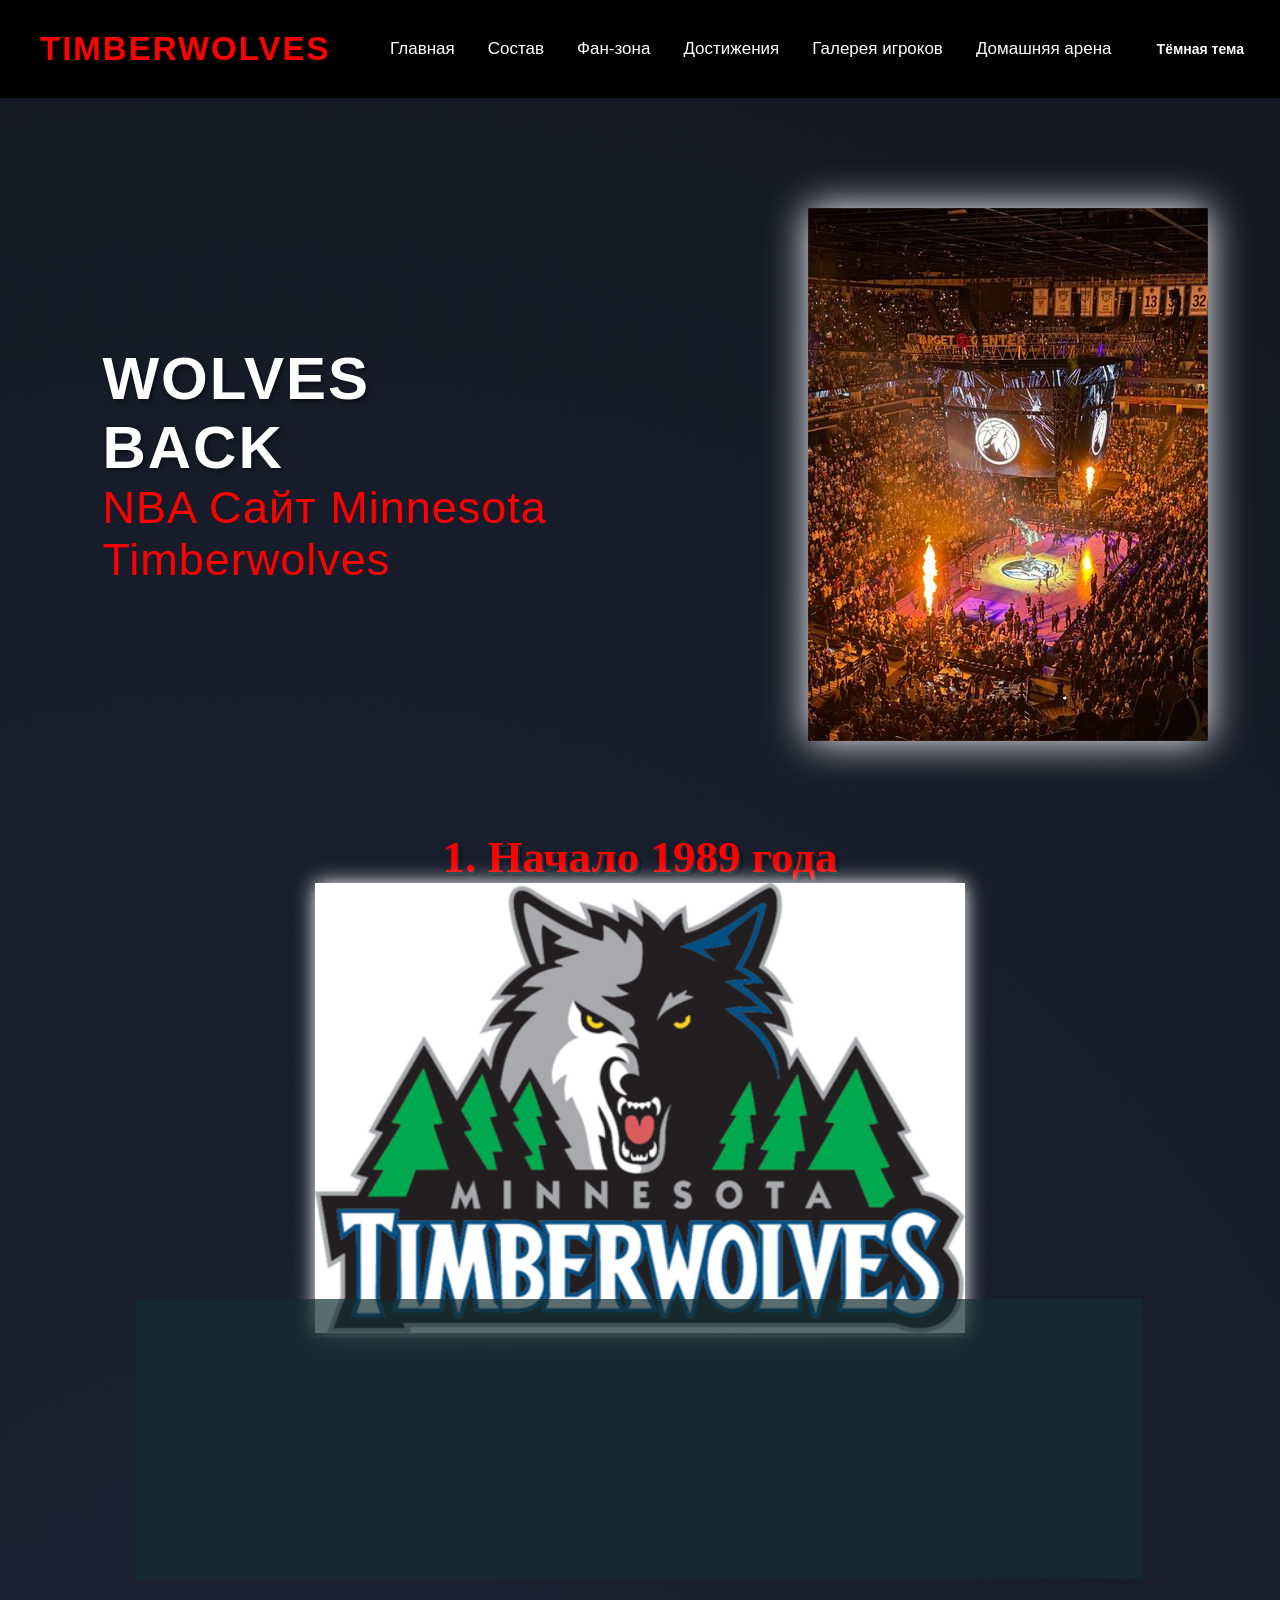
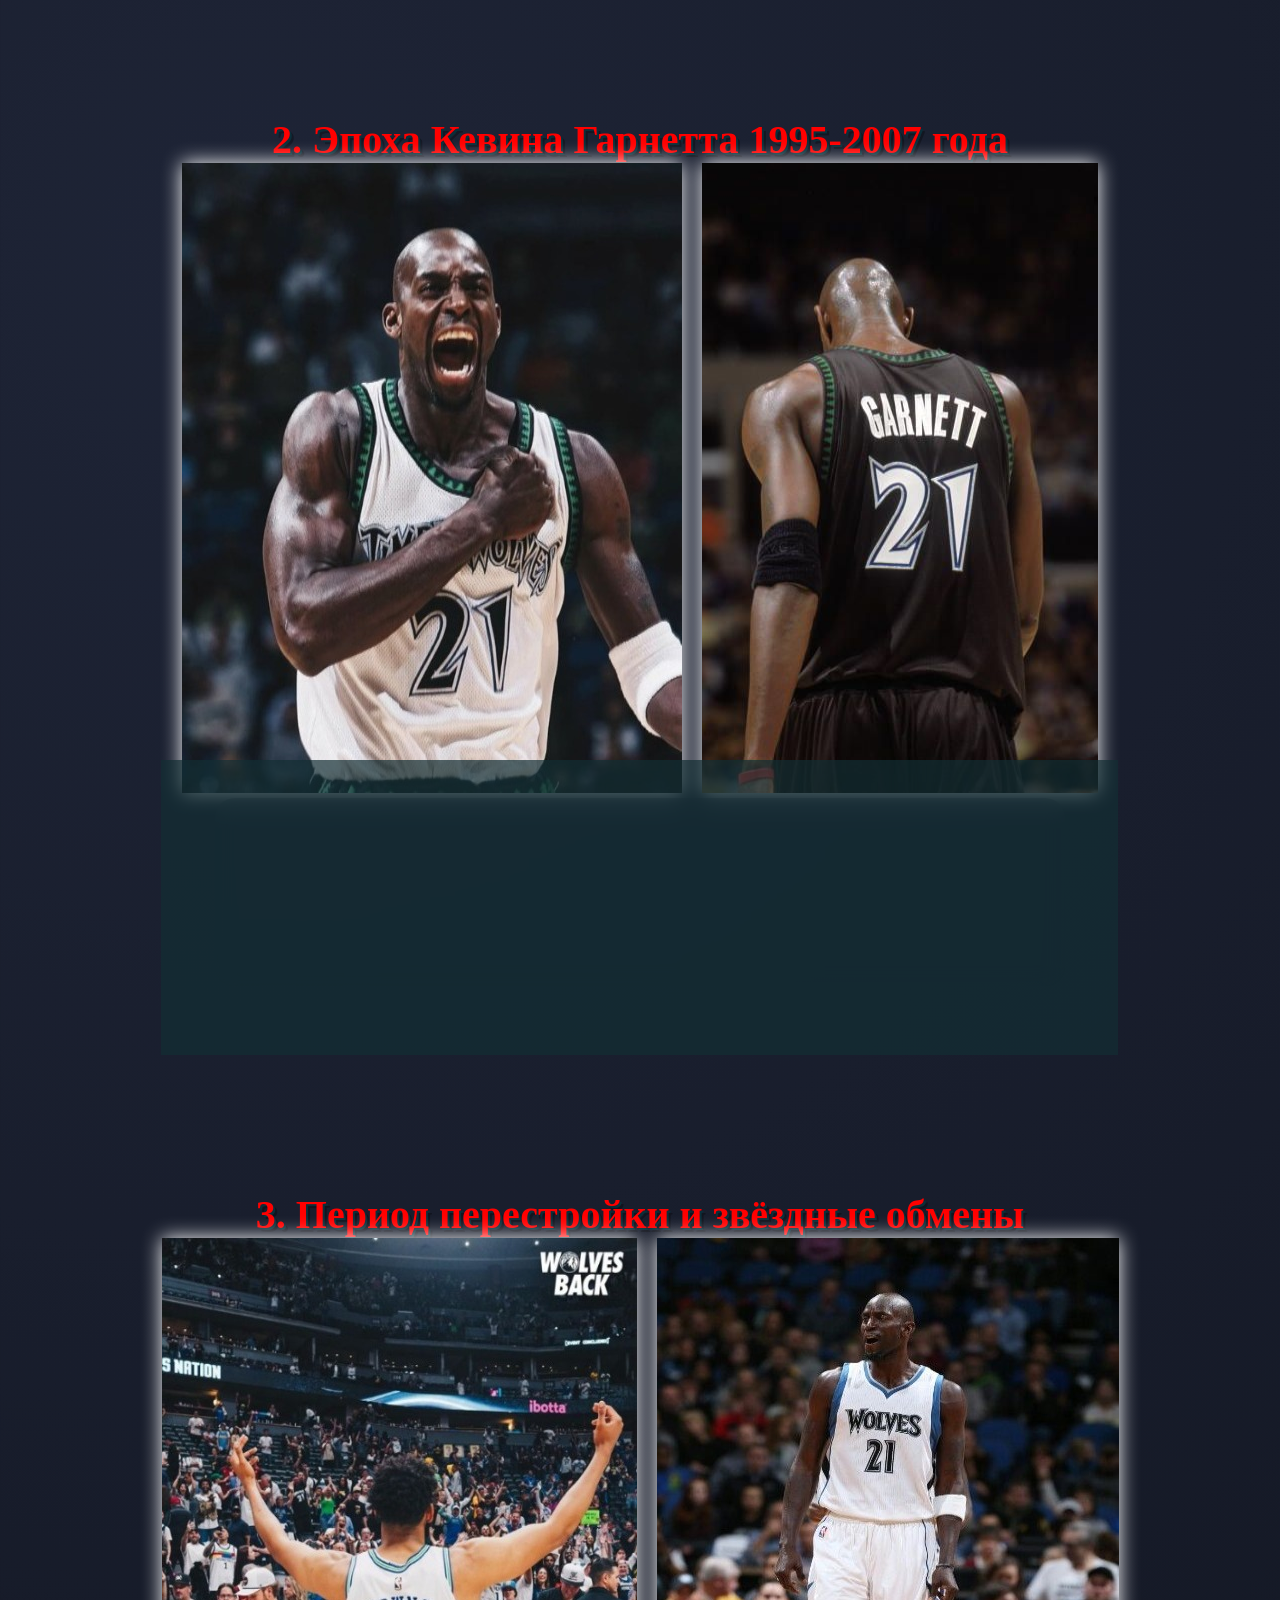
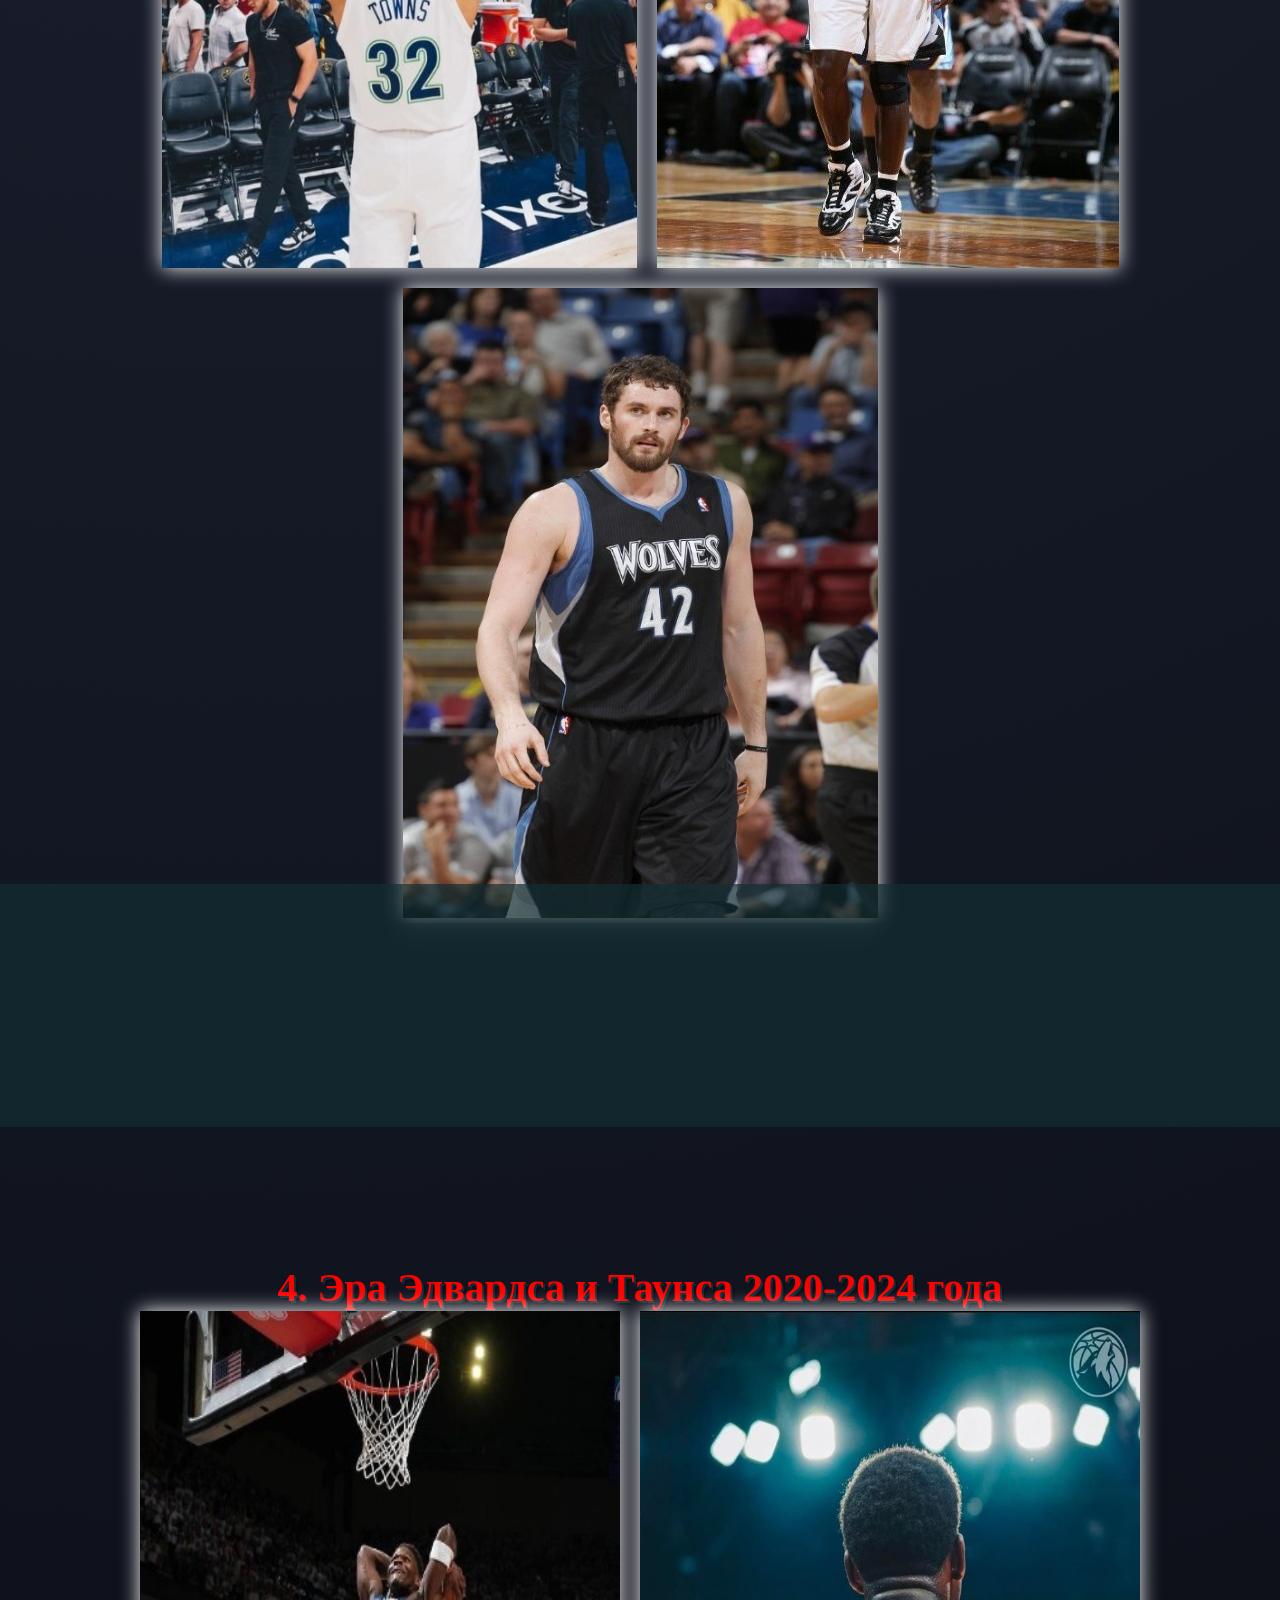
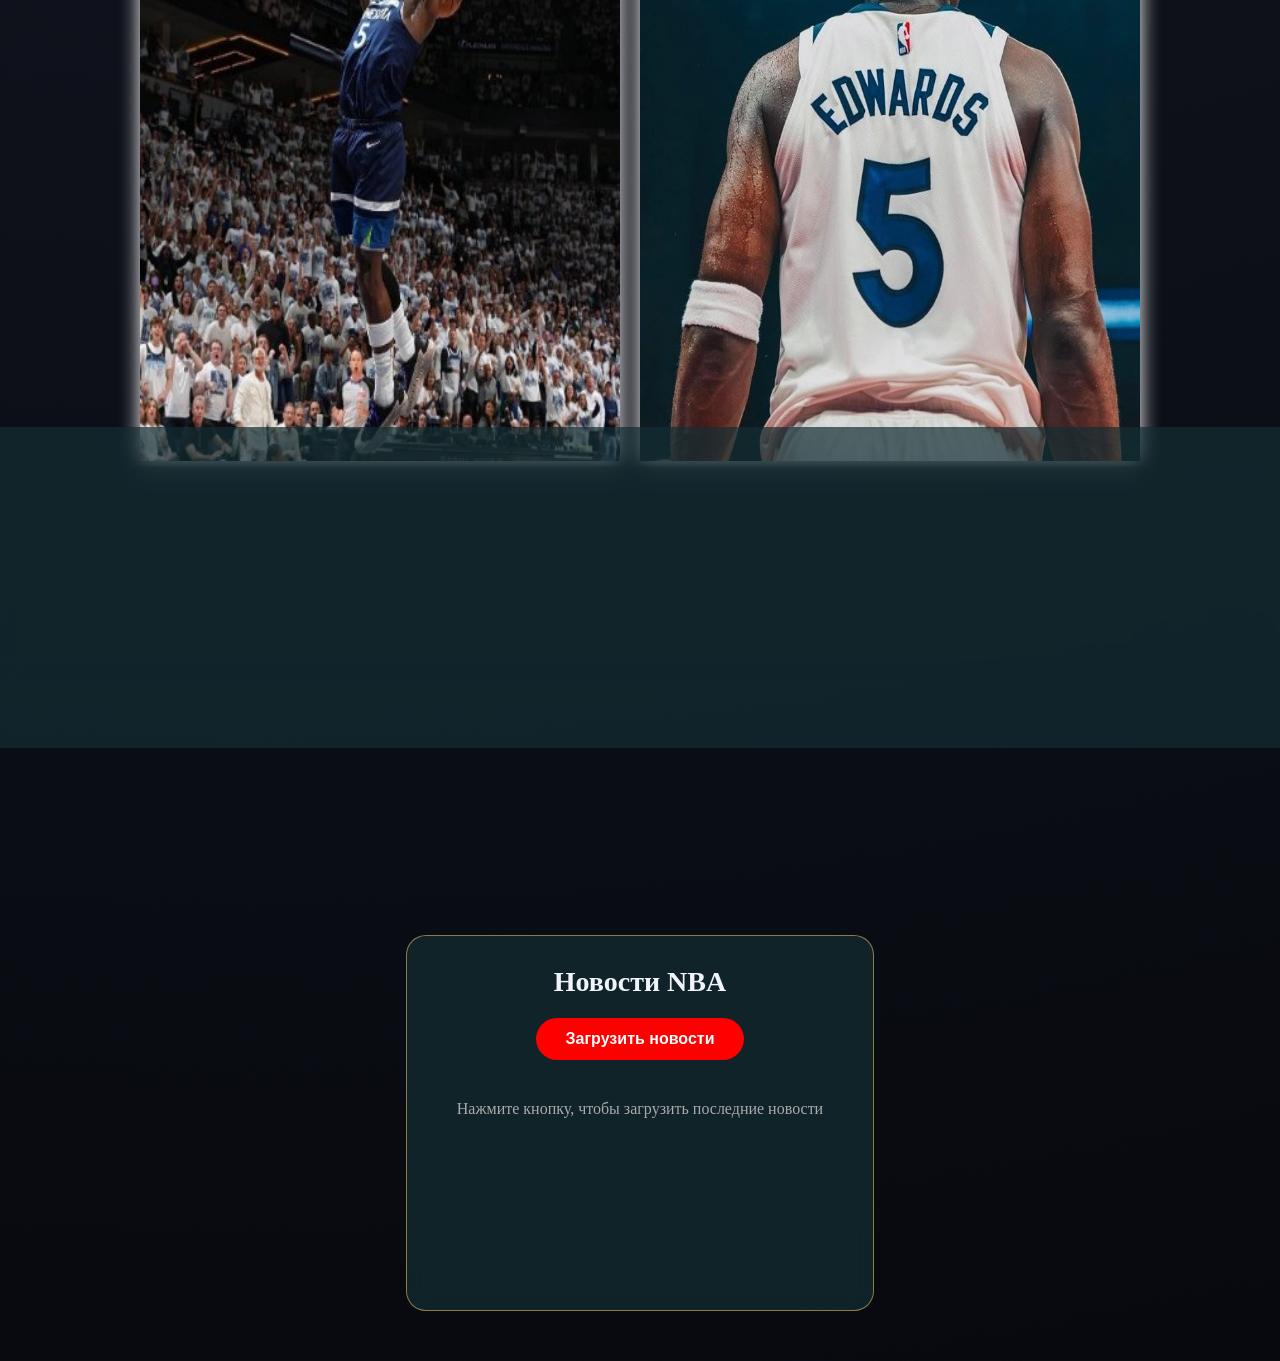
<file: index.html>
<!DOCTYPE html>
<html lang="ru">
<head>
    <meta charset="UTF-8">
    <title>Minnesota Timberwolves</title>
    <link rel="icon" href="images/mt.webp">
    <link href="css/style.css" type="text/css" rel="stylesheet">
    <link href="css/all.css" type="text/css" rel="stylesheet">
    <meta name="viewport" content="width=device-width, initial-scale=1.0">
    <script src="js/index.js" defer></script>
    <script src="js/theme.js" defer></script>
</head>
<body>
    <div class="fonsite"></div>
    <header>
        <nav>
            <div class="logo">
                <h4>TIMBERWOLVES</h4>
            </div>
            <div class="menu">
                <a class="box" href="index.html">Главная</a>
                <a class="box" href="sostav.html">Состав</a>
                <a class="box" href="fan.html">Фан-зона</a>
                <a class="box" href="dost.html">Достижения</a>
                <a class="box" href="galer.html">Галерея игроков</a>
                <a class="box", href="arena.html">Домашняя арена</a>
                <button id="theme-toggle" class="theme-toggle">Тёмная тема</button>
            </div>
        </nav>
    </header>
    <section class="hero">
        <div class="content">
            <h4>WOLVES<br>BACK</h4>
            <p>NBA сайт Minnesota Timberwolves</p>
        </div>
        <img src="images/min.jpg" class="mines" alt="Timberwolves">
    </section>
    <div class="history">
        <div class="history-block">
            <h1 class="one-year">1. Начало 1989 года</h1>
            <img src="images/histoty.png" class="one-photo" alt="History">
            <div class="one-history">
                <p>Клуб основан в 1989 году. За свою историю команда прошла путь от регулярного аутсайдера до топ-коллектива Западной конференции, хотя сама франшиза "Тимбервулвз" пока не выиграла чемпионский титул. Старт - "Лесные волки" прозвище в честь популяции волков в США в штате Миннесота, появились в результате расширения НБА. Свой первый матч сыграли 3 ноября 1989 года против "Сиэтл Суперсоникс"</p>
            </div>
        </div>
        <div class="history-block">
            <h1 class="two-year">2. Эпоха Кевина Гарнетта 1995-2007 года</h1>
            <div class="photos-row">
                <img src="images/kevin.jpg" class="one-kevin" alt="Kevin Garnett">
                <img src="images/kevin-two.jpg" class="kevin-pro" alt="Kevin Garnett pro">
            </div>
            <div class="two-history">
                <p>Драфт НБА 1995 года - Миннесота выбирает под первым номером пика Кевина Гарнетта. Клуб вместе с ним полностью преобразился. Миннесота вместе с Кевином выходила 8 раз подряд в плей-офф, в 2004 году команда вышла в финал Западной конференции и в этом же году Кевин забрал награду<br>MVP - Самого ценного игрока года.</p>
            </div>
        </div>
        <div class="history-block">
            <h1 class="three-year">3. Период перестройки и звёздные обмены</h1>
            <div class="photos-row">
                <img src="images/karl.jpg" class="photo-karl" alt="Karl">
                <img src="images/kevin-three.jpg" class="kevin-three" alt="Kevin">
                <img src="images/love.jpg" class="photo-love" alt="Love">
            </div>
            <div class="three-history">
                <p>После обмена Гарнетта в 2007 году команда на долгие годы ушла в тень. Ярким пятном стал период с Кевином Лавом (выбранным в 2008 году), но больших успехов в плей-офф он не принес. В 2015 году в клуб вернулся легендарный Гарнетт, чтобы завершить карьеру, а уже в 2017–2019 годах «Миннесота» строила игру вокруг Джимми Батлера, с которым команда прервала затяжную серию без плей-офф</p>
            </div>
        </div>
        <div class="history-block">
            <h1 class="four-year">4. Эра Эдвардса и Таунса 2020-2024 года</h1>
            <div class="photos-row">
                <img src="images/two-edw.jpg" class="two-edw" alt="Edwards">
                <img src="images/one-edw.jpg" class="one-edw" alt="Edwards action">
            </div>
            <div class="four-history">
                <p>Вновь Драфт НБА 2020 года и под 1 номером был выбран Энтони Эдвардс. 24-летний Эдвардс стал суперзвездой, лицом франшизы и одним из лучших атакующих защитников НБА. Его часто сравнивают с Майклом Джорданом за взрывной атлетизм и жесткий олдскульный менталитет. В 2024 году он впервые за 20 лет вывел «Миннесоту» в Финал Западной конференции, попутно уничтожив в плей-офф «Финикс» с Дюрантом и действующих чемпионов «Денвер» с Йокичем. В сезоне 2025/2026 Эдвардс переписал рекорды франшизы, став 3-м самым молодым игроком в истории НБА, набравшим 8 000 очков (после Леброна и Дюранта), и вышел на пиковую результативность (28.8 очка за матч), закрепив за «Тимбервулвз» статус топ-клуба на годы вперед</p>
            </div>
        </div>
    </div>
    <div class="api-app">
        <h3>Новости NBA</h3>
        <button id="api-btn" class="api-btn">Загрузить новости</button>
        <div id="api-container" class="api-container">
            <p class="api-placeholder">Нажмите кнопку, чтобы загрузить последние новости</p>
        </div>
    </div>
</body>
</html>
</file>
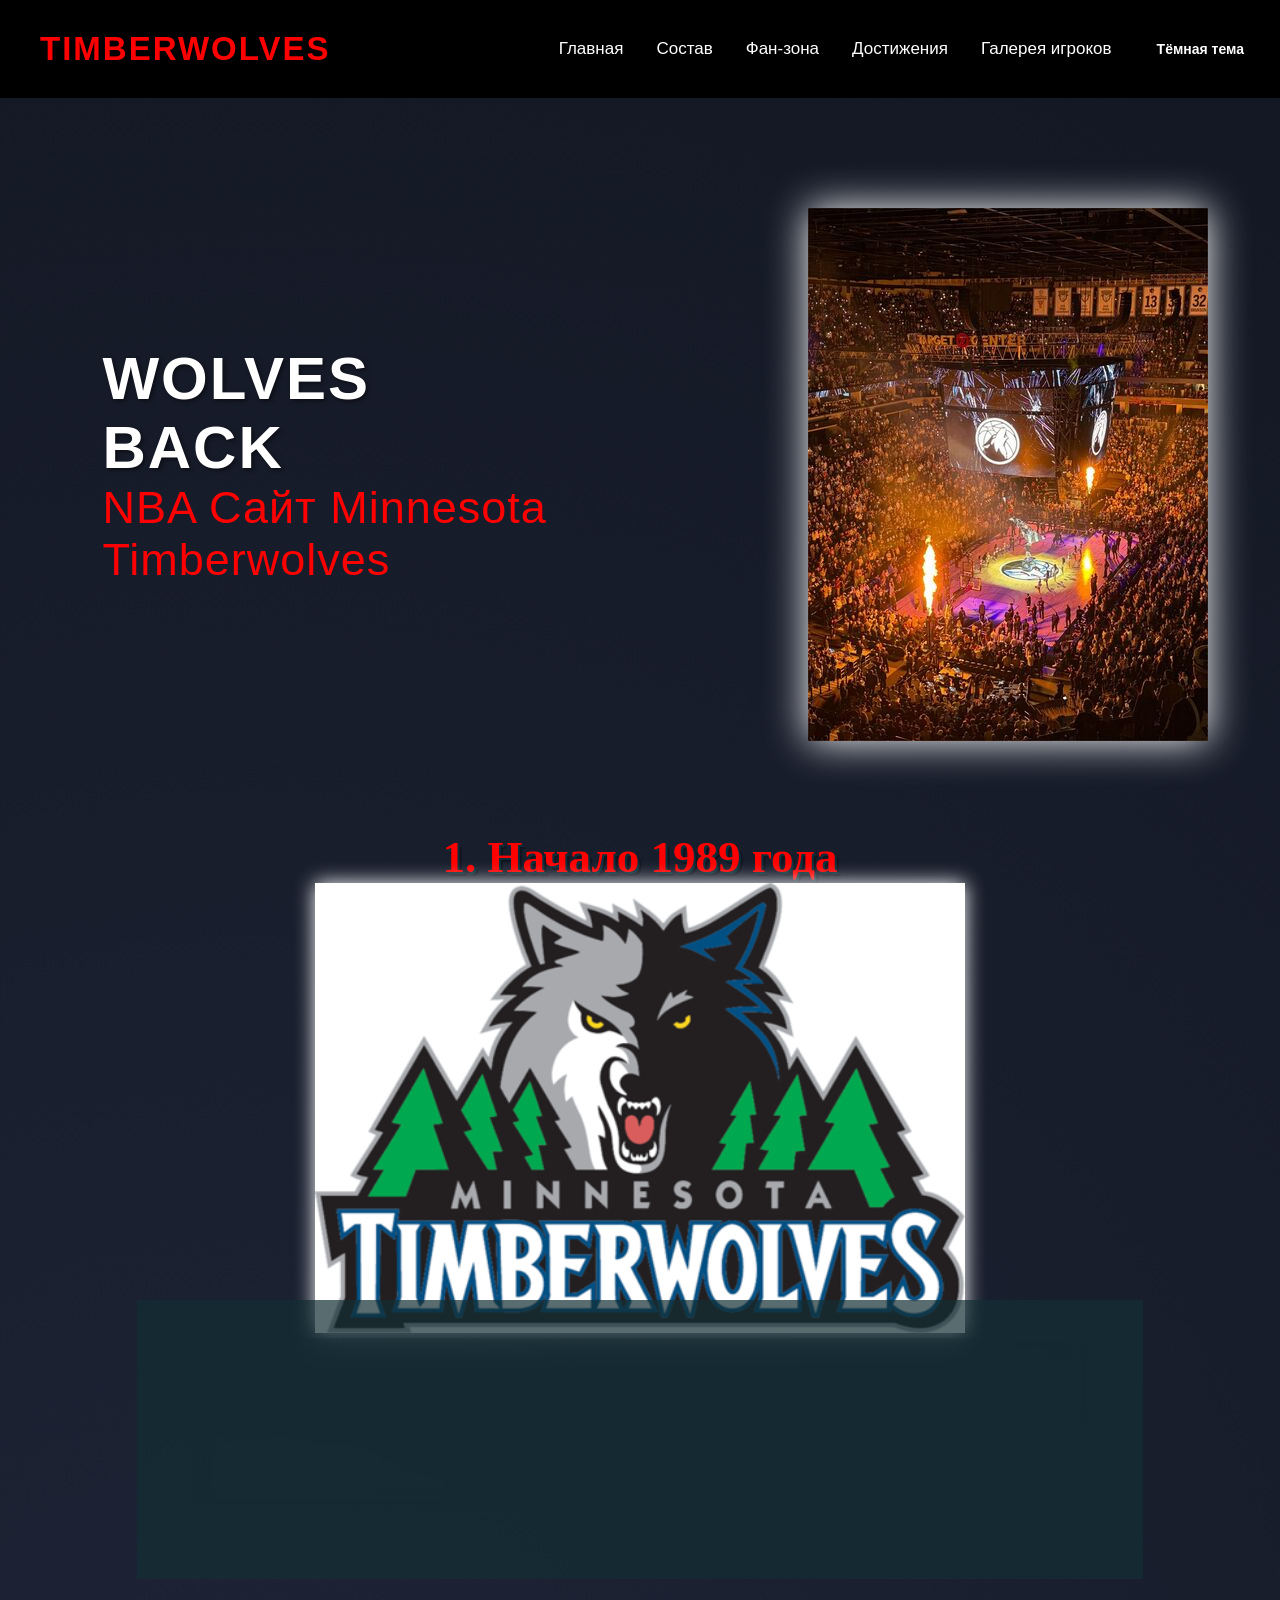
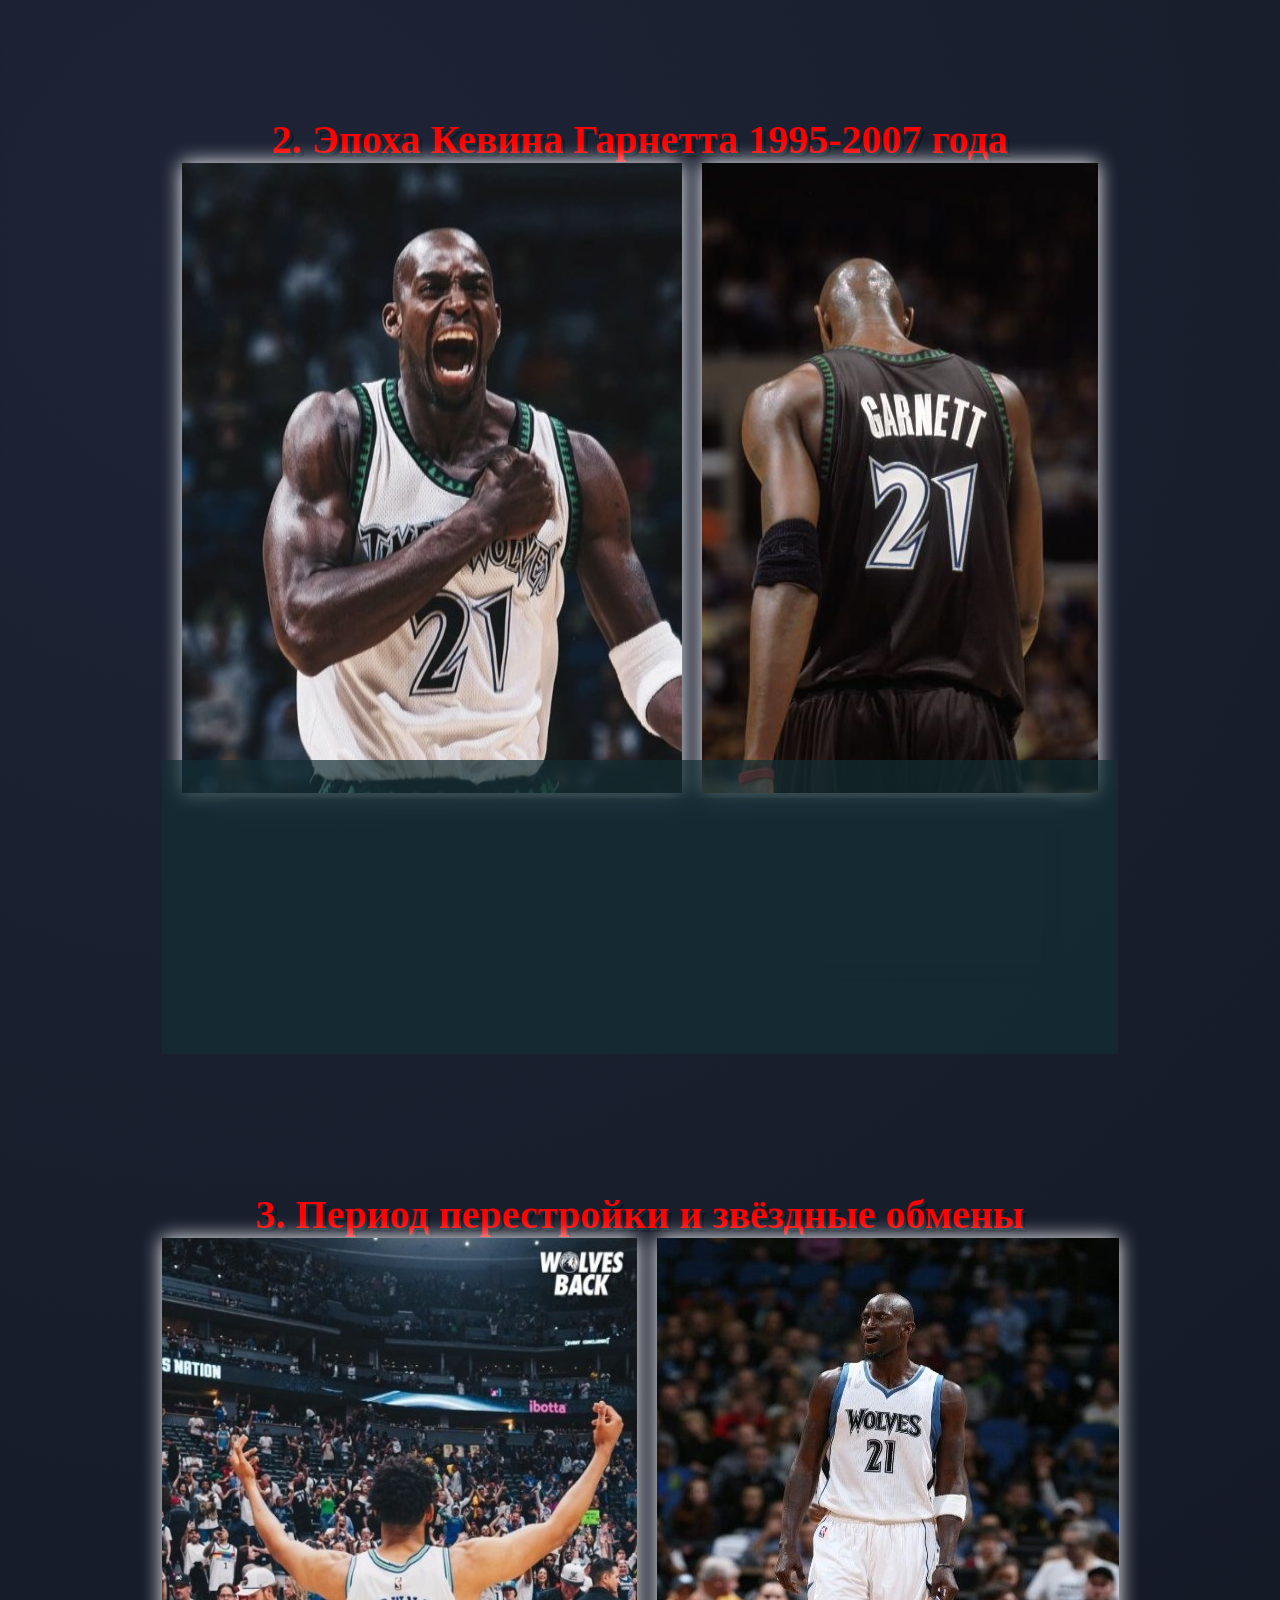
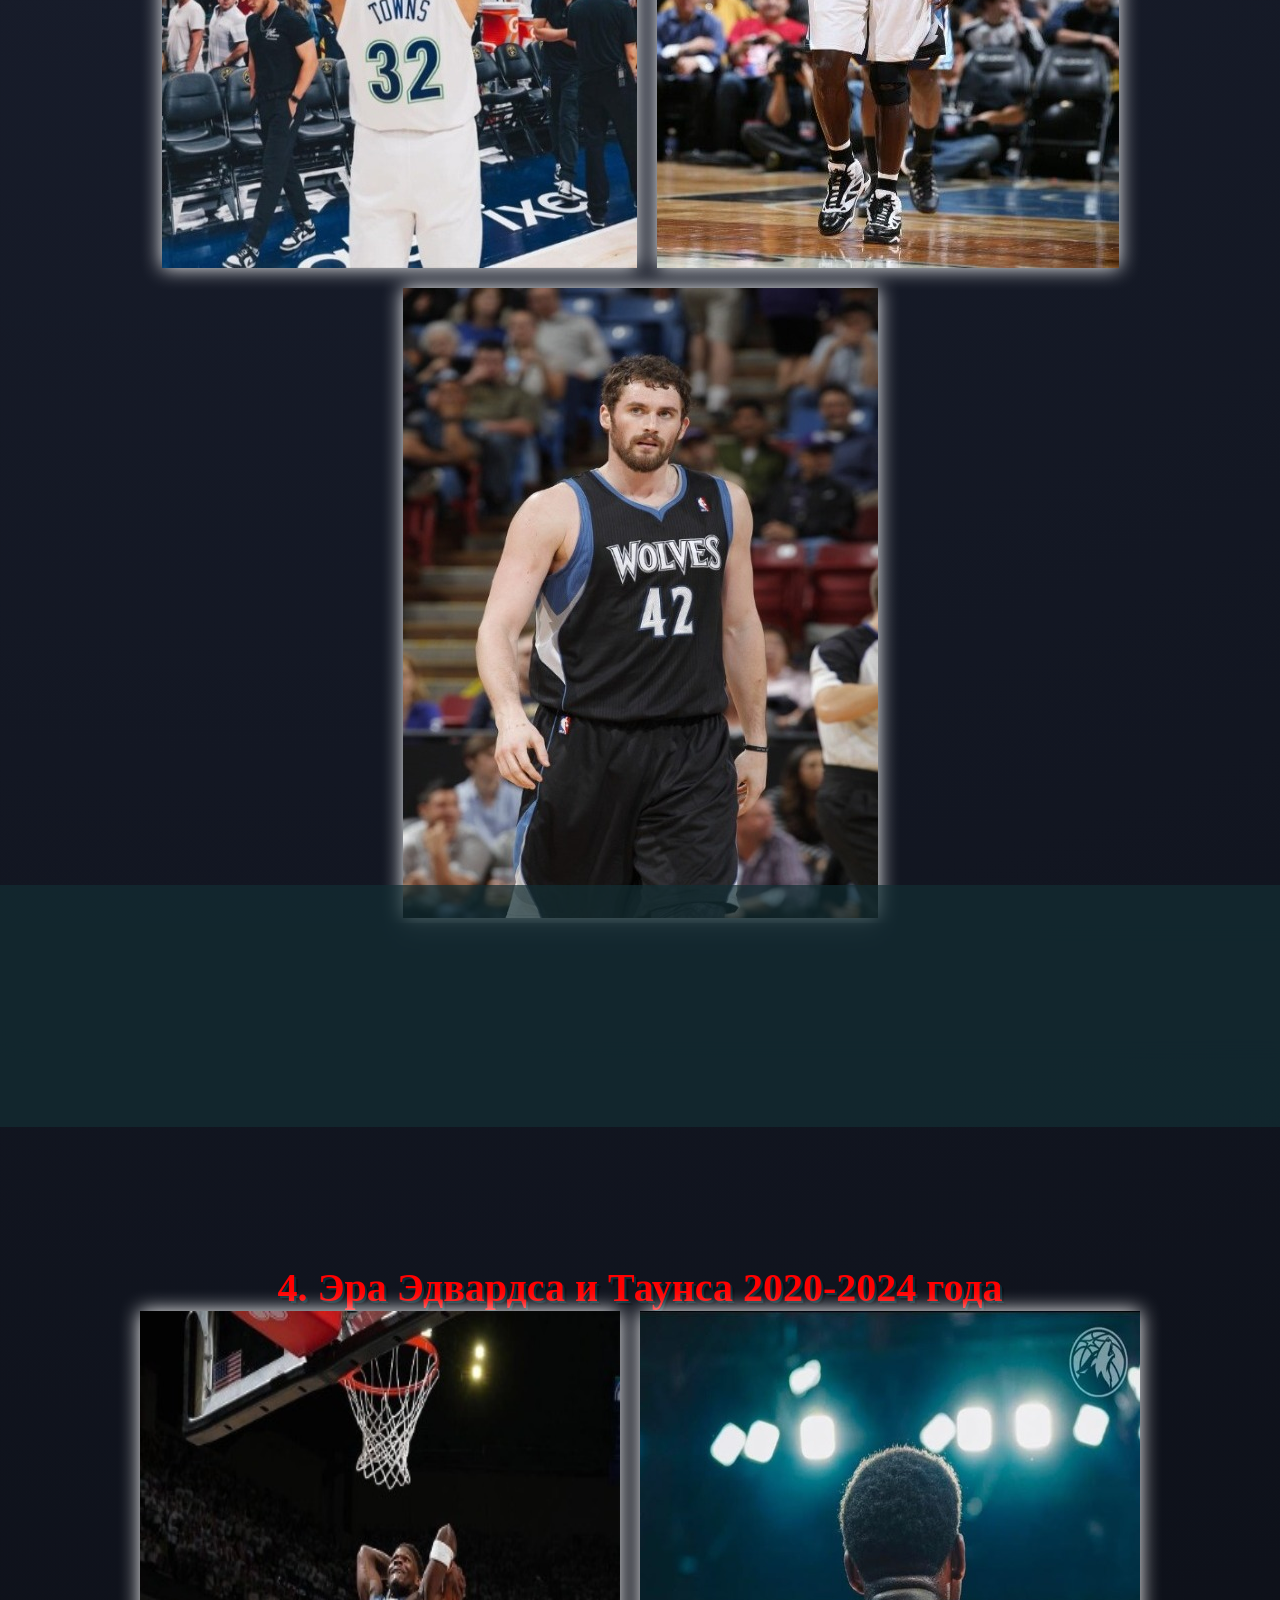
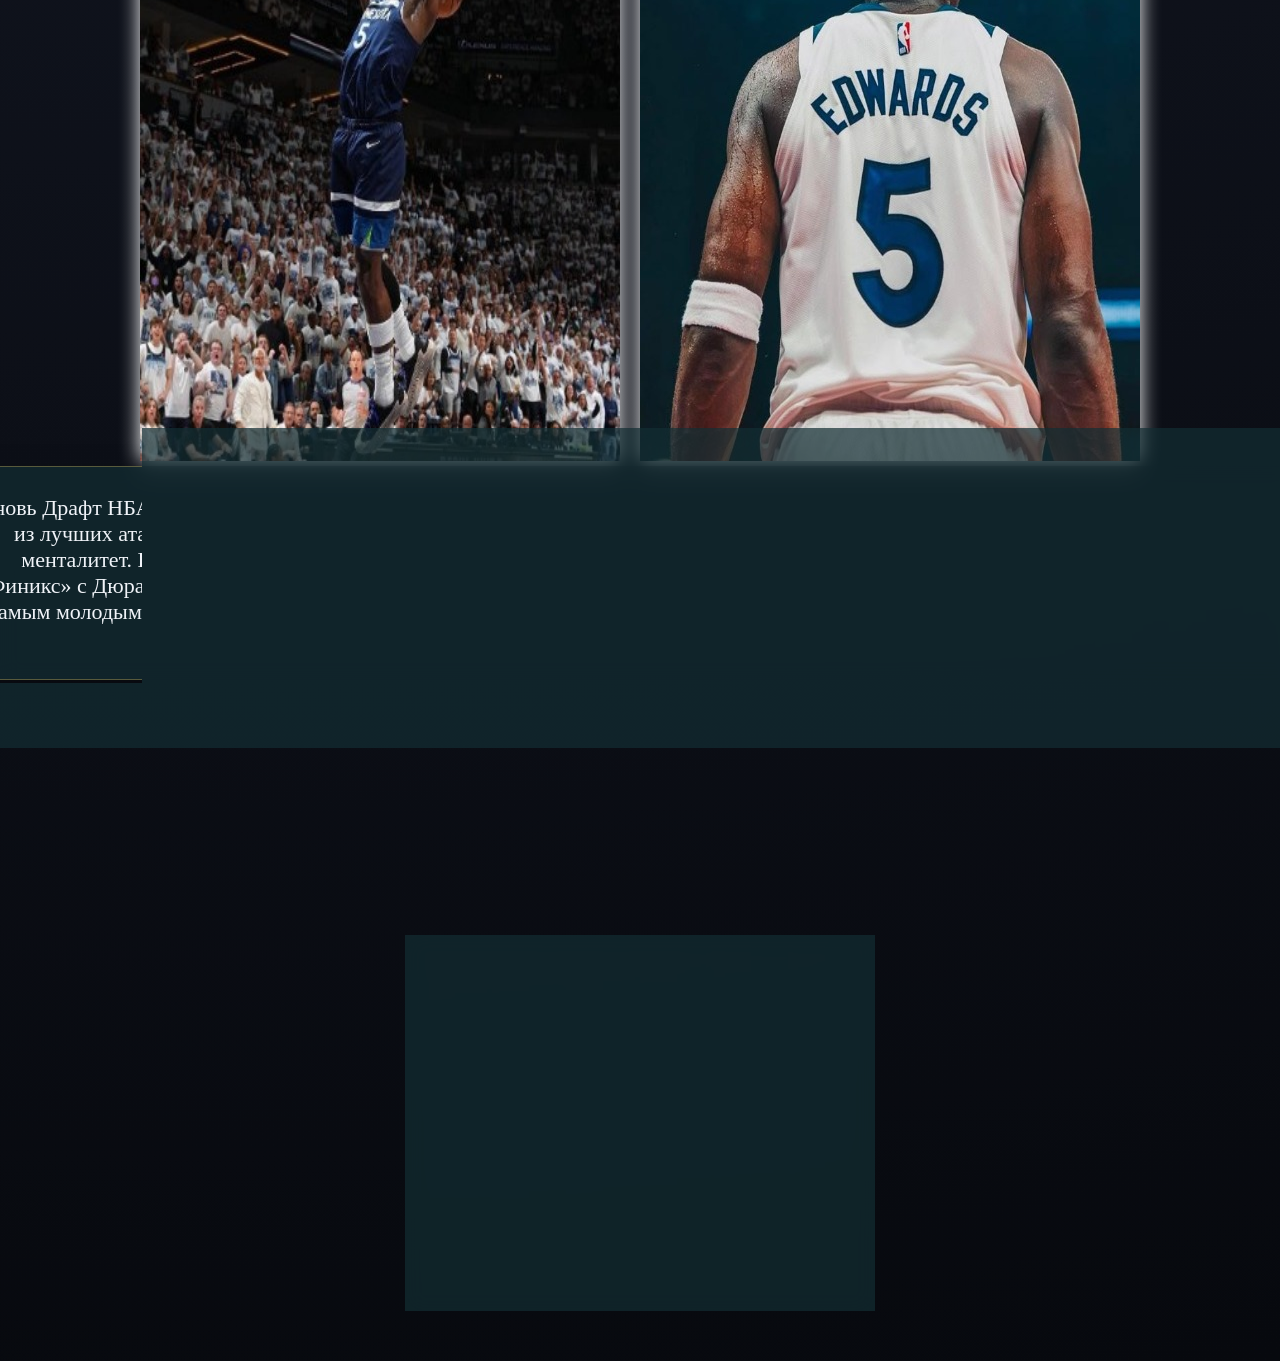
<file: html/index.html>
<!DOCTYPE html>
<html lang="ru">
<head>
    <meta charset="UTF-8">
    <title>Minnesota Timberwolves</title>
    <link rel="icon" href="../images/mt.webp">
    <link href="../css/style.css" type="text/css" rel="stylesheet">
    <link href="../css/all.css" type="text/css" rel="stylesheet">
    <meta name="viewport" content="width=device-width, initial-scale=1.0">
    <script src="../js/index.js" defer></script>
    <script src="../js/theme.js" defer></script>
</head>
<body>
    <div class="fonsite"></div>
    <header>
        <nav>
            <div class="logo">
                <h4>TIMBERWOLVES</h4>
            </div>
            <div class="menu">
                <a class="box" href="index.html">Главная</a>
                <a class="box" href="sostav.html">Состав</a>
                <a class="box" href="fan.html">Фан-зона</a>
                <a class="box" href="dost.html">Достижения</a>
                <a class="box" href="galer.html">Галерея игроков</a>
                <button id="theme-toggle" class="theme-toggle">Тёмная тема</button>
            </div>
        </nav>
    </header>
    <section class="hero">
        <div class="content">
            <h4>WOLVES<br>BACK</h4>
            <p>NBA сайт Minnesota Timberwolves</p>
        </div>
        <img src="../images/min.jpg" class="mines" alt="Timberwolves">
    </section>
    <div class="history">
        <div class="history-block">
            <h1 class="one-year">1. Начало 1989 года</h1>
            <img src="../images/histoty.png" class="one-photo" alt="History">
            <div class="one-history">
                <p>Клуб основан в 1989 году. За свою историю команда прошла путь от регулярного аутсайдера до топ-коллектива Западной конференции, хотя сама франшиза "Тимбервулвз" пока не выиграла чемпионский титул. Старт - "Лесные волки" прозвище в честь популяции волков в США в штате Миннесота, появились в результате расширения НБА. Свой первый матч сыграли 3 ноября 1989 года против "Сиэтл Суперсоникс"</p>
            </div>
        </div>
        <div class="history-block">
            <h1 class="two-year">2. Эпоха Кевина Гарнетта 1995-2007 года</h1>
            <div class="photos-row">
                <img src="../images/kevin.jpg" class="one-kevin" alt="Kevin Garnett">
                <img src="../images/kevin-two.jpg" class="kevin-pro" alt="Kevin Garnett pro">
            </div>
            <div class="two-history">
                <p>Драфт НБА 1995 года - Миннесота выбирает под первым номером пика Кевина Гарнетта. Клуб вместе с ним полностью преобразился. Миннесота вместе с Кевином выходила 8 раз подряд в плей-офф, в 2004 году команда вышла в финал Западной конференции и в этом же году Кевин забрал награду<br>MVP - Самого ценного игрока года.</p>
            </div>
        </div>
        <div class="history-block">
            <h1 class="three-year">3. Период перестройки и звёздные обмены</h1>
            <div class="photos-row">
                <img src="../images/karl.jpg" class="photo-karl" alt="Karl">
                <img src="../images/kevin-three.jpg" class="kevin-three" alt="Kevin">
                <img src="../images/love.jpg" class="photo-love" alt="Love">
            </div>
            <div class="three-history">
                <p>После обмена Гарнетта в 2007 году команда на долгие годы ушла в тень. Ярким пятном стал период с Кевином Лавом (выбранным в 2008 году), но больших успехов в плей-офф он не принес. В 2015 году в клуб вернулся легендарный Гарнетт, чтобы завершить карьеру, а уже в 2017–2019 годах «Миннесота» строила игру вокруг Джимми Батлера, с которым команда прервала затяжную серию без плей-офф</p>
            </div>
        </div>
        <div class="history-block">
            <h1 class="four-year">4. Эра Эдвардса и Таунса 2020-2024 года</h1>
            <div class="photos-row">
                <img src="../images/two-edw.jpg" class="two-edw" alt="Edwards">
                <img src="../images/one-edw.jpg" class="one-edw" alt="Edwards action">
            </div>
            <div class="four-history">
                <p>Вновь Драфт НБА 2020 года и под 1 номером был выбран Энтони Эдвардс. 24-летний Эдвардс стал суперзвездой, лицом франшизы и одним из лучших атакующих защитников НБА. Его часто сравнивают с Майклом Джорданом за взрывной атлетизм и жесткий олдскульный менталитет. В 2024 году он впервые за 20 лет вывел «Миннесоту» в Финал Западной конференции, попутно уничтожив в плей-офф «Финикс» с Дюрантом и действующих чемпионов «Денвер» с Йокичем. В сезоне 2025/2026 Эдвардс переписал рекорды франшизы, став 3-м самым молодым игроком в истории НБА, набравшим 8 000 очков (после Леброна и Дюранта), и вышел на пиковую результативность (28.8 очка за матч), закрепив за «Тимбервулвз» статус топ-клуба на годы вперед</p>
            </div>
        </div>
    </div>
    <div class="api-app">
        <h3>Новости NBA</h3>
        <button id="api-btn" class="api-btn">Загрузить новости</button>
        <div id="api-container" class="api-container">
            <p class="api-placeholder">Нажмите кнопку, чтобы загрузить последние новости</p>
        </div>
    </div>
</body>
</html>
</file>
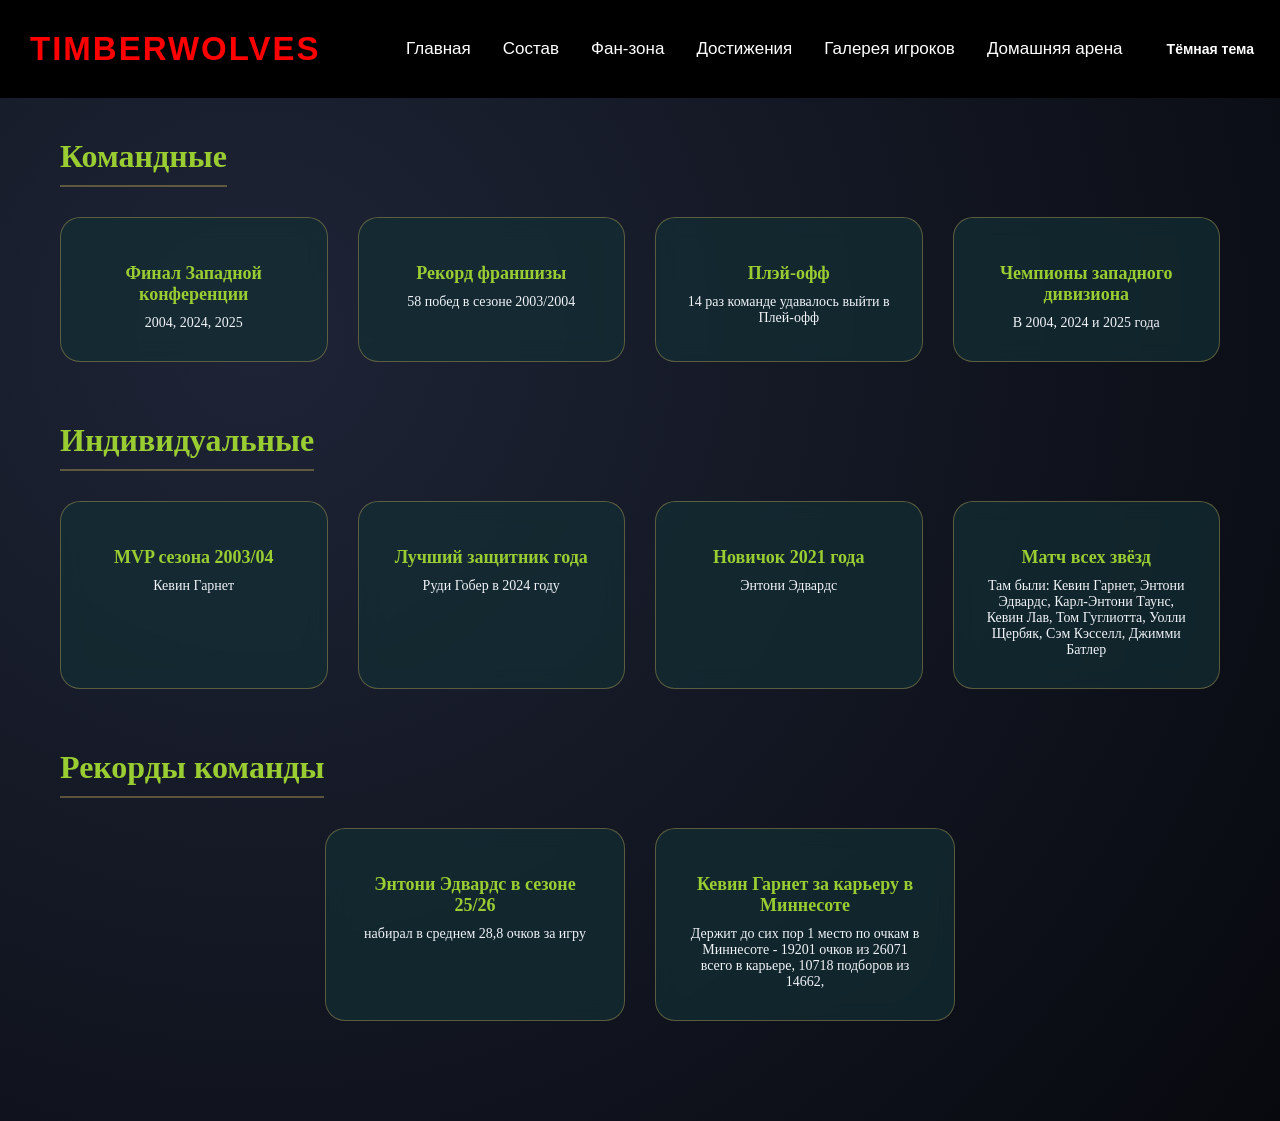
<file: dost.html>
<!DOCTYPE html>
<html lang="ru">
<head>
    <meta charset="UTF-8">
    <meta name="viewport" content="width=device-width, initial-scale=1.0">
    <link href="css/dost.css" type="text/css" rel="stylesheet">
    <link href="css/all.css" type="text/css" rel="stylesheet">
    <script src="js/theme.js" defer></script>
    <link rel="icon" href="images/mt.webp">
    <title>Достижения команды</title>
</head>
<body>
    <div class="fonsite"></div>
    <header>
        <nav>
            <div class="logo">
                <h4>TIMBERWOLVES</h4>
            </div>
            <div class="menu">
                <a class="box", href="index.html">Главная</a>
                <a class="box", href="sostav.html">Состав</a>
                <a class="box", href="fan.html">Фан-зона</a>
                <a class="box", href="dost.html">Достижения</a>
                <a class="box", href="galer.html">Галерея игроков</a>
                <a class="box", href="arena.html">Домашняя арена</a>
                <button id="theme-toggle" class="theme-toggle">Тёмная тема</button>
            </div>
        </nav>
    </header>
    <div class="achive">
        <div class="achive-section">
            <h2 class="team-achive">Командные</h2>
            <div class="achive-grid">
                <div class="achive-card">
                    <div class="achive-photo"></div>
                    <h3>Финал Западной конференции</h3>
                    <p>2004, 2024, 2025</p>
                </div>
                <div class="achive-card">
                    <div class="achive-photo"></div>
                    <h3>Рекорд франшизы</h3>
                    <p>58 побед в сезоне 2003/2004</p>
                </div>
                <div class="achive-card">
                    <div class="achive-photo"></div>
                    <h3>Плэй-офф</h3>
                    <p>14 раз команде удавалось выйти в Плей-офф</p>
                </div>
                <div class="achive-card">
                    <div class="achive-photo"></div>
                    <h3>Чемпионы западного дивизиона</h3>
                    <p>В 2004, 2024 и 2025 года</p>
                </div>
            </div>
        </div>
        <div class="achive-section">
            <h2 class="team-achive">Индивидуальные</h2>
            <div class="achive-grid">
                <div class="achive-card">
                    <div class="achive-photo"></div>
                    <h3>MVP сезона 2003/04</h3>
                    <p>Кевин Гарнет</p>
                </div>
                <div class="achive-card">
                    <div class="achive-photo"></div>
                    <h3>Лучший защитник года</h3>
                    <p>Руди Гобер в 2024 году</p>
                </div>
                <div class="achive-card">
                    <div class="achive-photo"></div>
                    <h3>Новичок 2021 года</h3>
                    <p>Энтони Эдвардс</p>
                </div>
                <div class="achive-card">
                    <div class="achive-photo"></div>
                    <h3>Матч всех звёзд</h3>
                    <p>Там были: Кевин Гарнет, Энтони Эдвардс, Карл-Энтони Таунс, Кевин Лав, Том Гуглиотта, Уолли Щербяк, Сэм Кэсселл, Джимми Батлер</p>
                </div>
            </div>
        </div>
        <div class="achive-section">
            <h2 class="team-achive">Рекорды команды</h2>
            <div class="achive-grid">
                <div class="achive-card">
                    <div class="achive-photo"></div>
                    <h3>Энтони Эдвардс в сезоне 25/26</h3>
                    <p>набирал в среднем 28,8 очков за игру</p>
                </div>
                <div class="achive-card">
                    <div class="achive-photo"></div>
                    <h3>Кевин Гарнет за карьеру в Миннесоте</h3>
                    <p>Держит до сих пор 1 место по очкам в Миннесоте - 19201 очков из 26071 всего в карьере, 10718 подборов из 14662,</p>
                </div>
            </div>
        </div>
    </div>
</body>
</html>
</file>
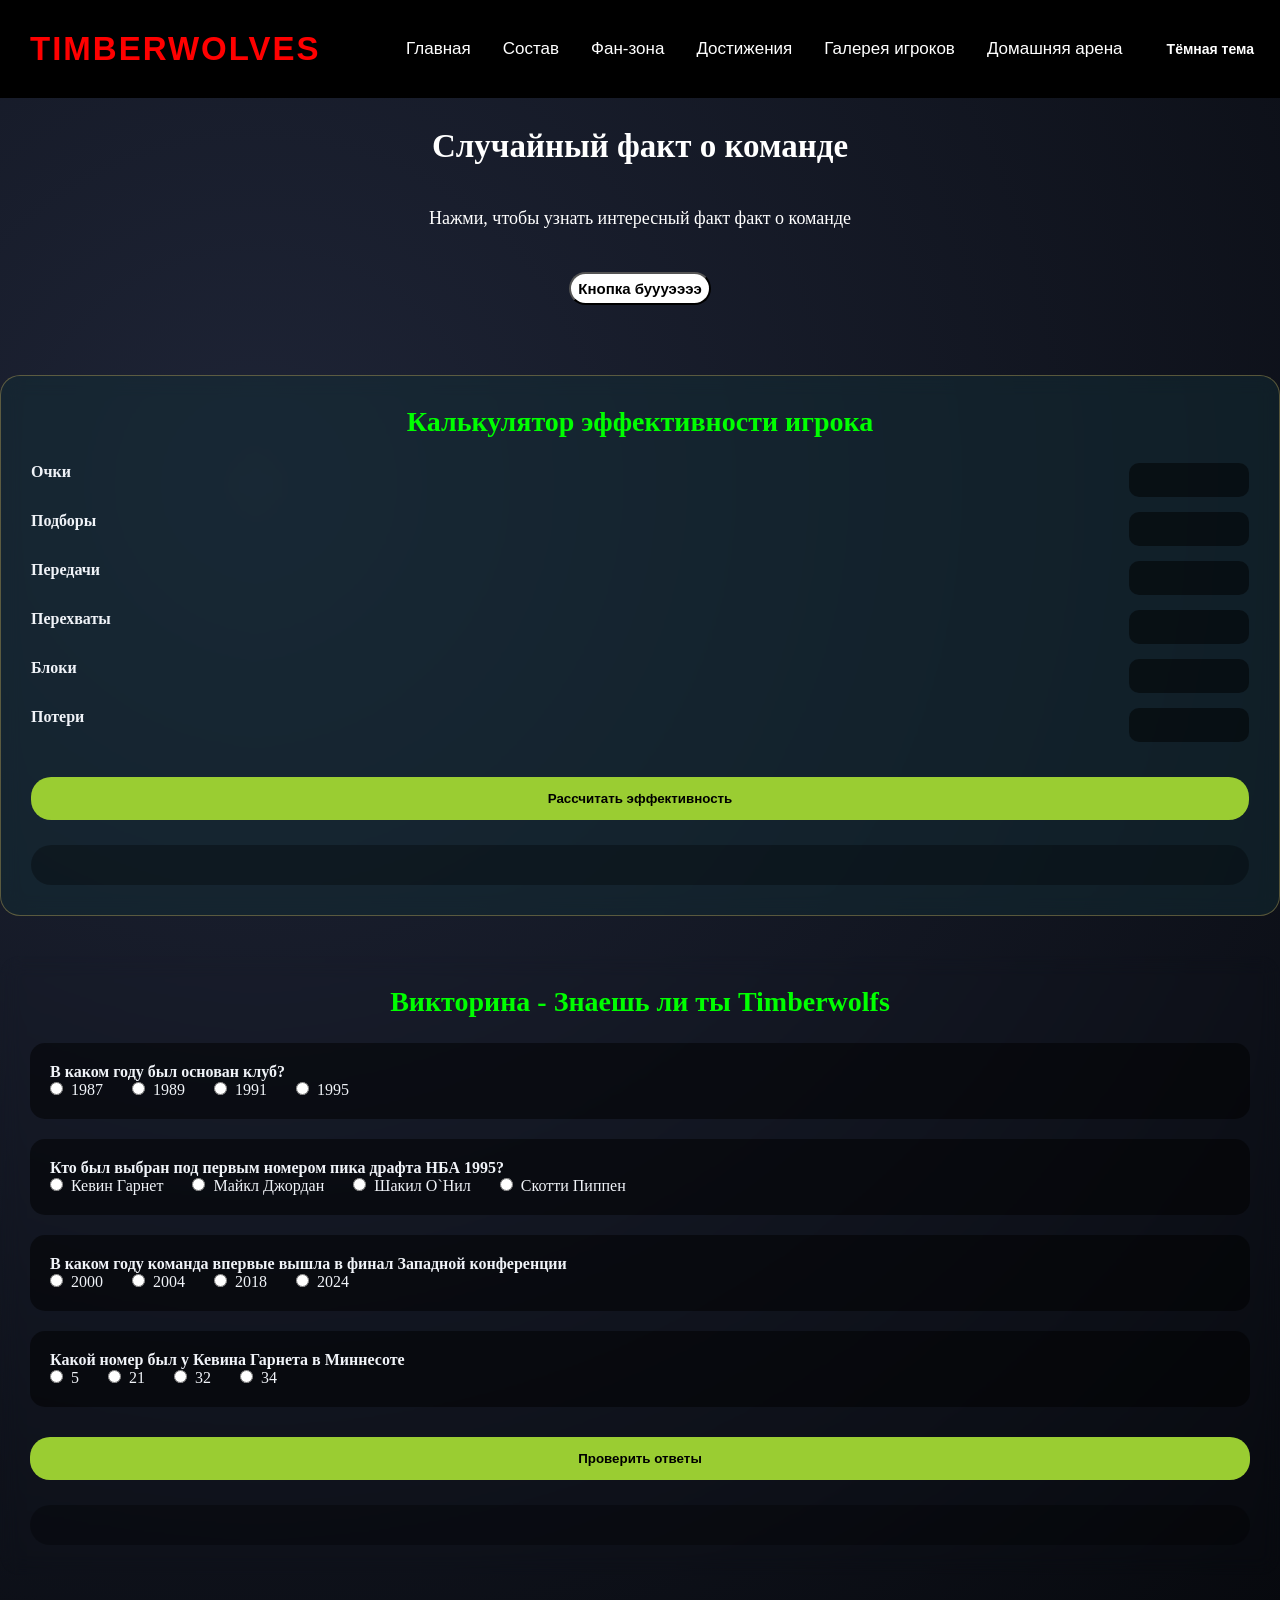
<file: fan.html>
<!DOCTYPE html>
<html lang="ru">
<head>
    <meta charset="UTF-8">
    <link href="css/fan.css" type="text/css" rel="stylesheet">
    <link href="css/all.css" type="text/css" rel="stylesheet">
    <meta name="viewport" content="width=device-width, initial-scale=1.0">
    <link rel="icon" href="images/mt.webp">
    <script src="js/fan.js" defer></script>
    <script src="js/theme.js" defer></script>
    <title>Фан-зона</title>
</head>
<body>
    <div class="fonsite"></div>
    <header>
        <nav>
            <div class="logo">
                <h4>TIMBERWOLVES</h4>
            </div>
            <div class="menu">
                <a class="box", href="index.html">Главная</a>
                <a class="box", href="sostav.html">Состав</a>
                <a class="box", href="fan.html">Фан-зона</a>
                <a class="box", href="dost.html">Достижения</a>
                <a class="box", href="galer.html">Галерея игроков</a>
                <a class="box", href="arena.html">Домашняя арена</a>
                <button id="theme-toggle" class="theme-toggle">Тёмная тема</button>
            </div>
        </nav>
    </header>
    <div class="content-fan">
        <div class="random-fact">
            <h3>Случайный факт о команде</h3>
            <div id="fact-text" class="fact-text">Нажми, чтобы узнать интересный факт факт о команде</div>
            <button id="fact-btn" class="fact-btn">Кнопка буууээээ</button>
        </div>
        <div class="calc-block">
            <h3>Калькулятор эффективности игрока</h3>
            <form id="calc-form">
                <div class="calc-row">
                    <label>Очки</label>
                    <input type="number" id="calc-pts" value="" min="0">
                </div>
                 <div class="calc-row">
                    <label>Подборы</label>
                    <input type="number" id="calc-reb" value="" min="0">
                 </div>
                 <div class="calc-row">
                    <label>Передачи</label>
                    <input type="number" id="calc-ast" value="" min="0">
                 </div>
                 <div class="calc-row">
                    <label>Перехваты</label>
                    <input type="number" id="calc-stl" value="" min="0">
                 </div>
                 <div class="calc-row">
                    <label>Блоки</label>
                    <input type="number" id="calc-blk" value="" min="0">
                 </div>
                 <div class="calc-row">
                    <label>Потери</label>
                    <input type="number" id="calc-tov" value="" min="0">
                 </div>
                 <button type="submit" class="calc-btn">Рассчитать эффективность</button>
            </form>
            <div id="calc-result" class="calc-result"></div>
        </div>
        <div class="viktory">
            <h3>Викторина - Знаешь ли ты Timberwolfs</h3>
            <form id="viktoty">
                <div class="viktory-vop">
                    <p>В каком году был основан клуб?</p>
                    <label><input type="radio" name="v1" value="1987">1987</label>
                    <label><input type="radio" name="v1" value="1989">1989</label>
                    <label><input type="radio" name="v1" value="1991">1991</label>
                    <label><input type="radio" name="v1" value="1995">1995</label>
                </div>
                <div class="viktory-vop">
                    <p>Кто был выбран под первым номером пика драфта НБА 1995?</p>
                    <label><input type="radio" name="v2" value="kevin">Кевин Гарнет</label>
                    <label><input type="radio" name="v2" value="mike">Майкл Джордан</label>
                    <label><input type="radio" name="v2" value="onil">Шакил О`Нил</label>
                    <label><input type="radio" name="v2" value="pippen">Скотти Пиппен</label>
                </div>
                <div class="viktory-vop">
                    <p>В каком году команда впервые вышла в финал Западной конференции</p>
                    <label><input type="radio" name="v3" value="2000">2000</label>
                    <label><input type="radio" name="v3" value="2004">2004</label>
                    <label><input type="radio" name="v3" value="2018">2018</label>
                    <label><input type="radio" name="v3" value="2024">2024</label>
                </div>
                <div class="viktory-vop">
                    <p>Какой номер был у Кевина Гарнета в Миннесоте</p>
                    <label><input type="radio" name="v4" value="5">5</label>
                    <label><input type="radio" name="v4" value="21">21</label>
                    <label><input type="radio" name="v4" value="32">32</label>
                    <label><input type="radio" name="v4" value="34">34</label>
                </div>
                <button type="submit" class="viktory-sub">Проверить ответы</button>
            </form>
            <div id="viktory-res" class="viktory-res"></div>
        </div>
    </div>
</body>
</html>
</file>
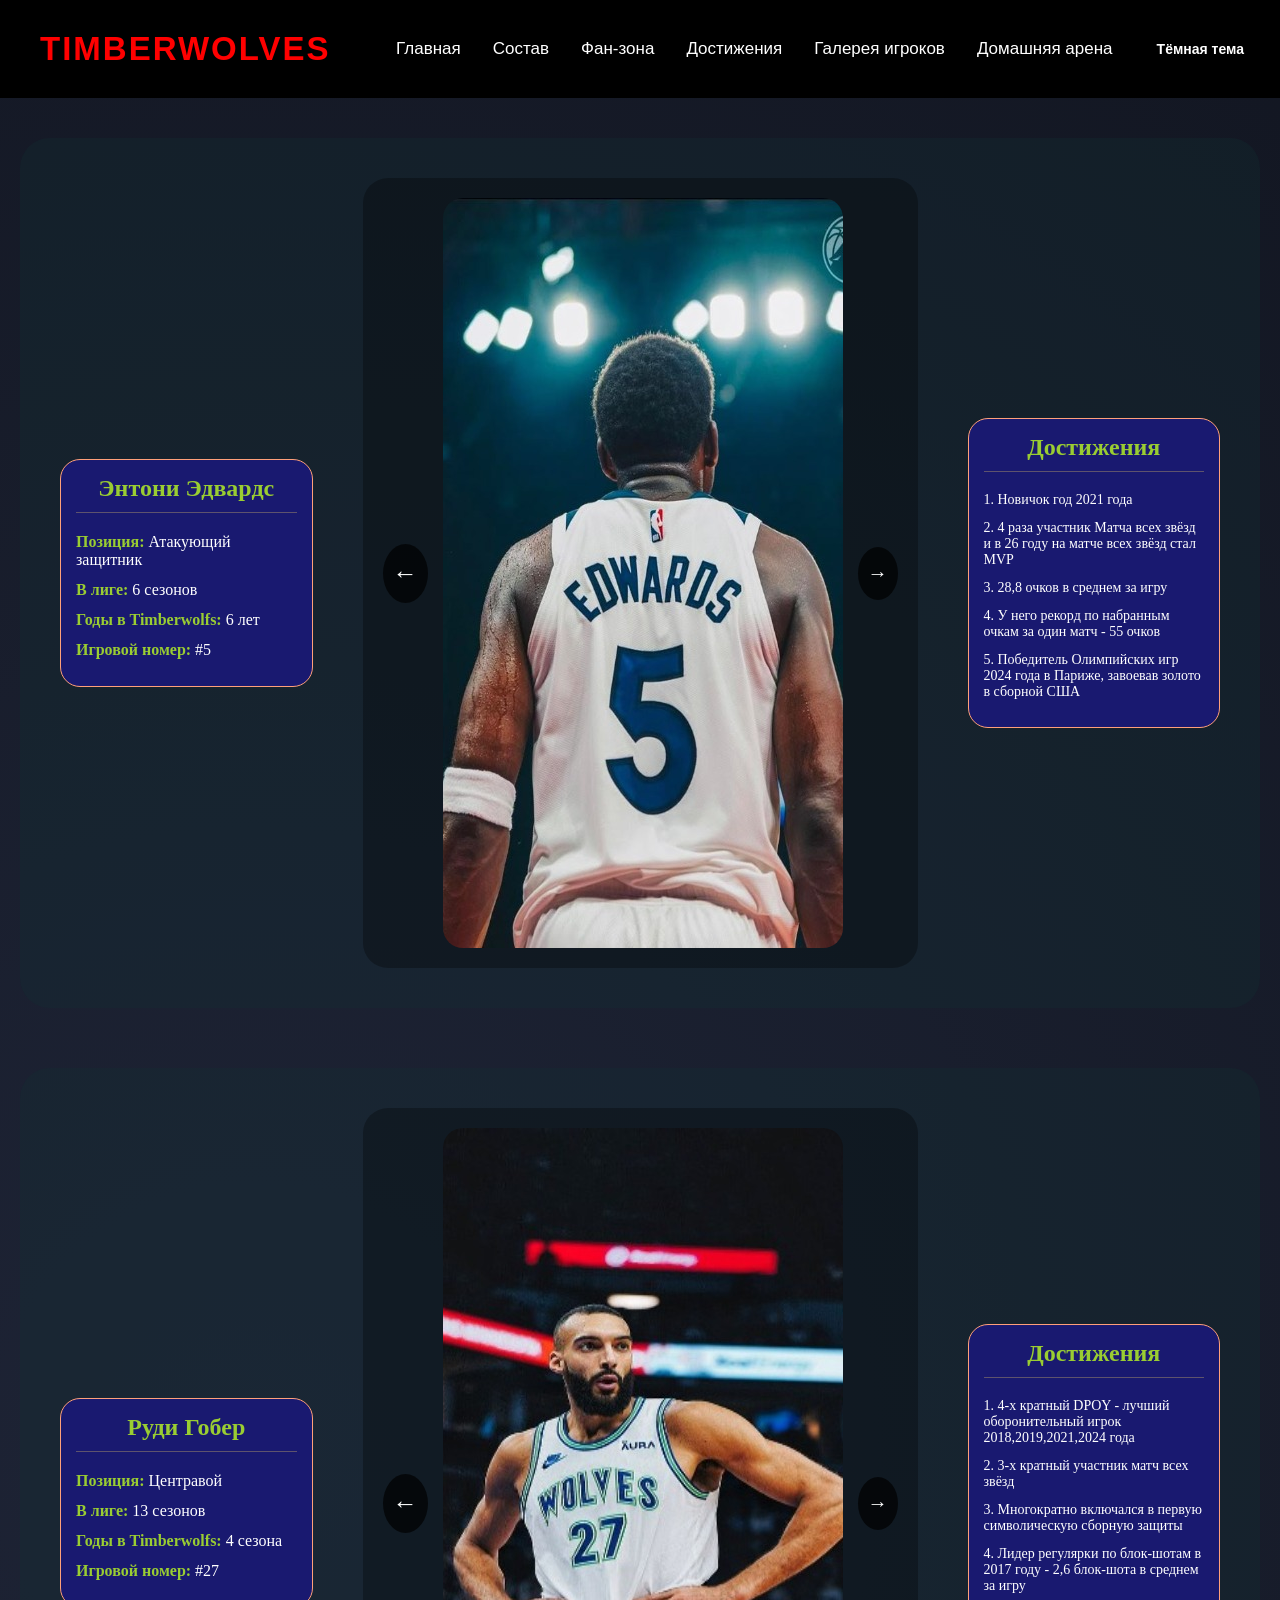
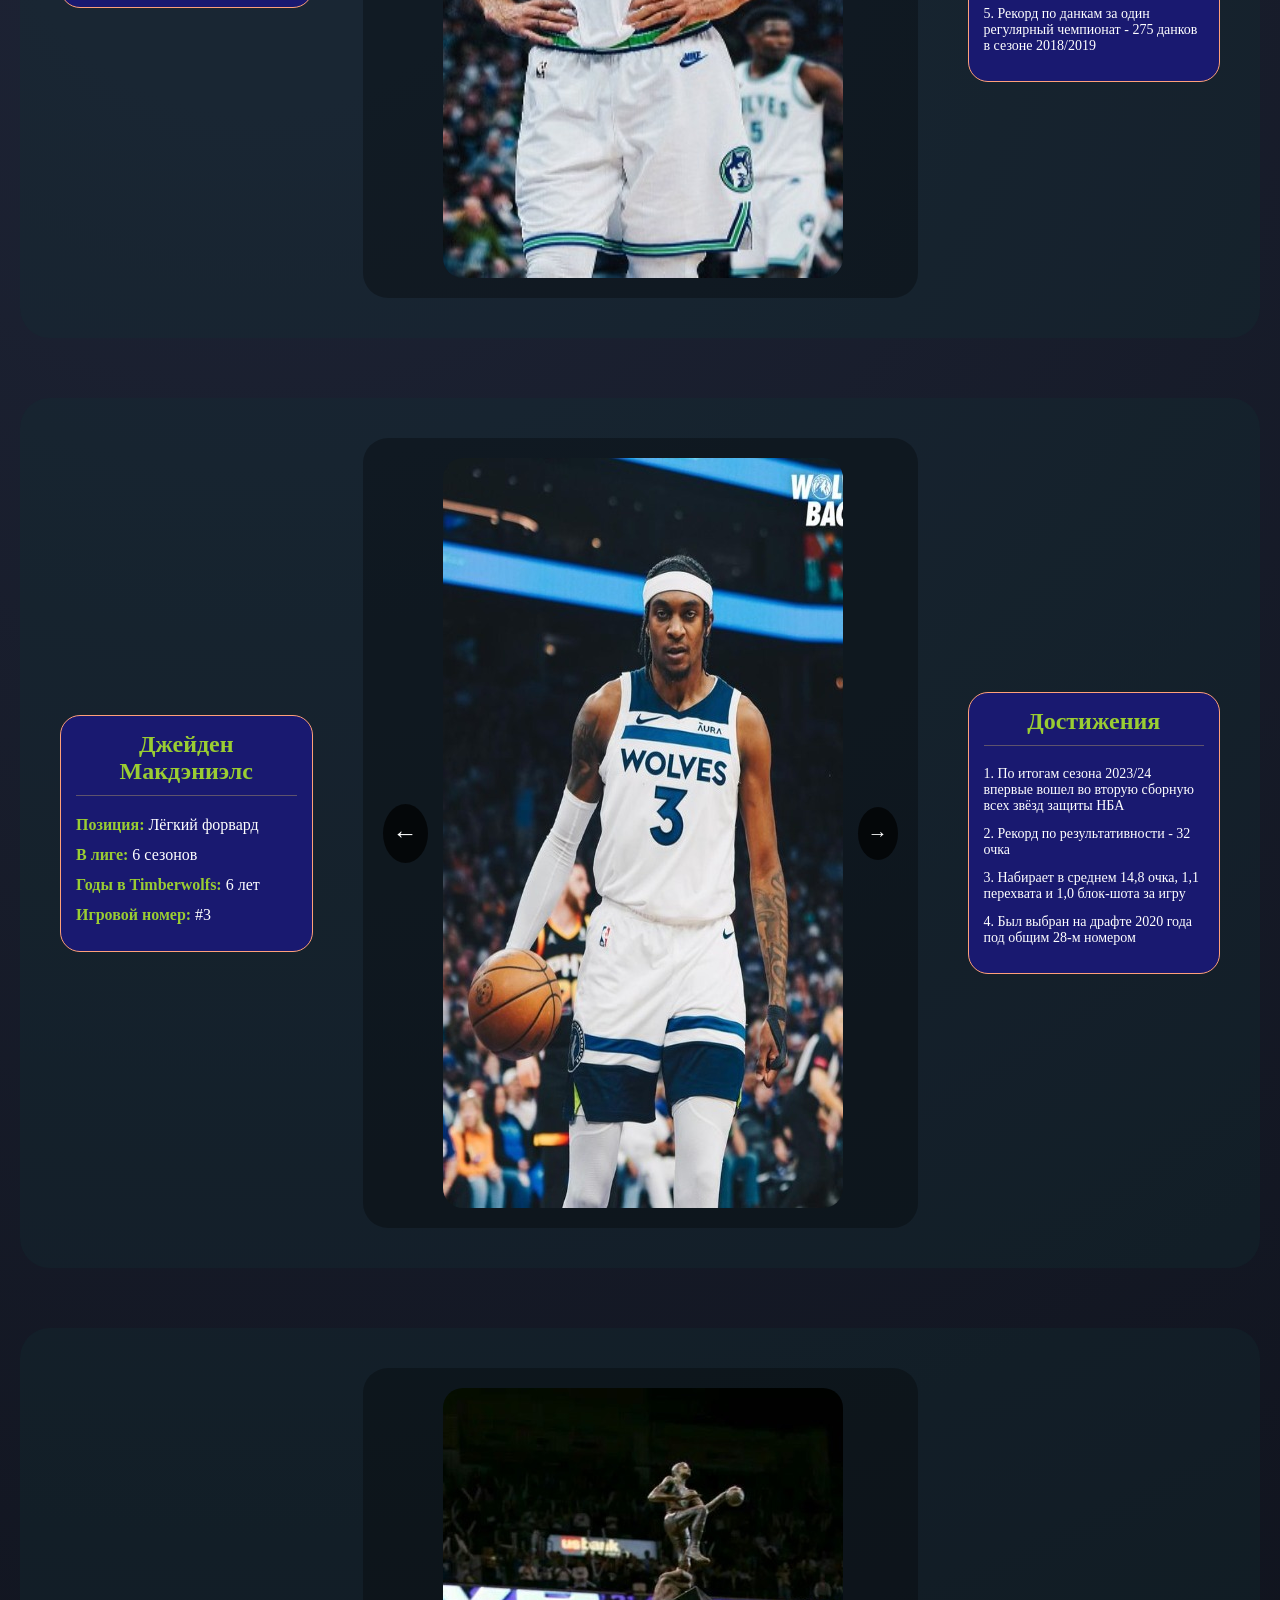
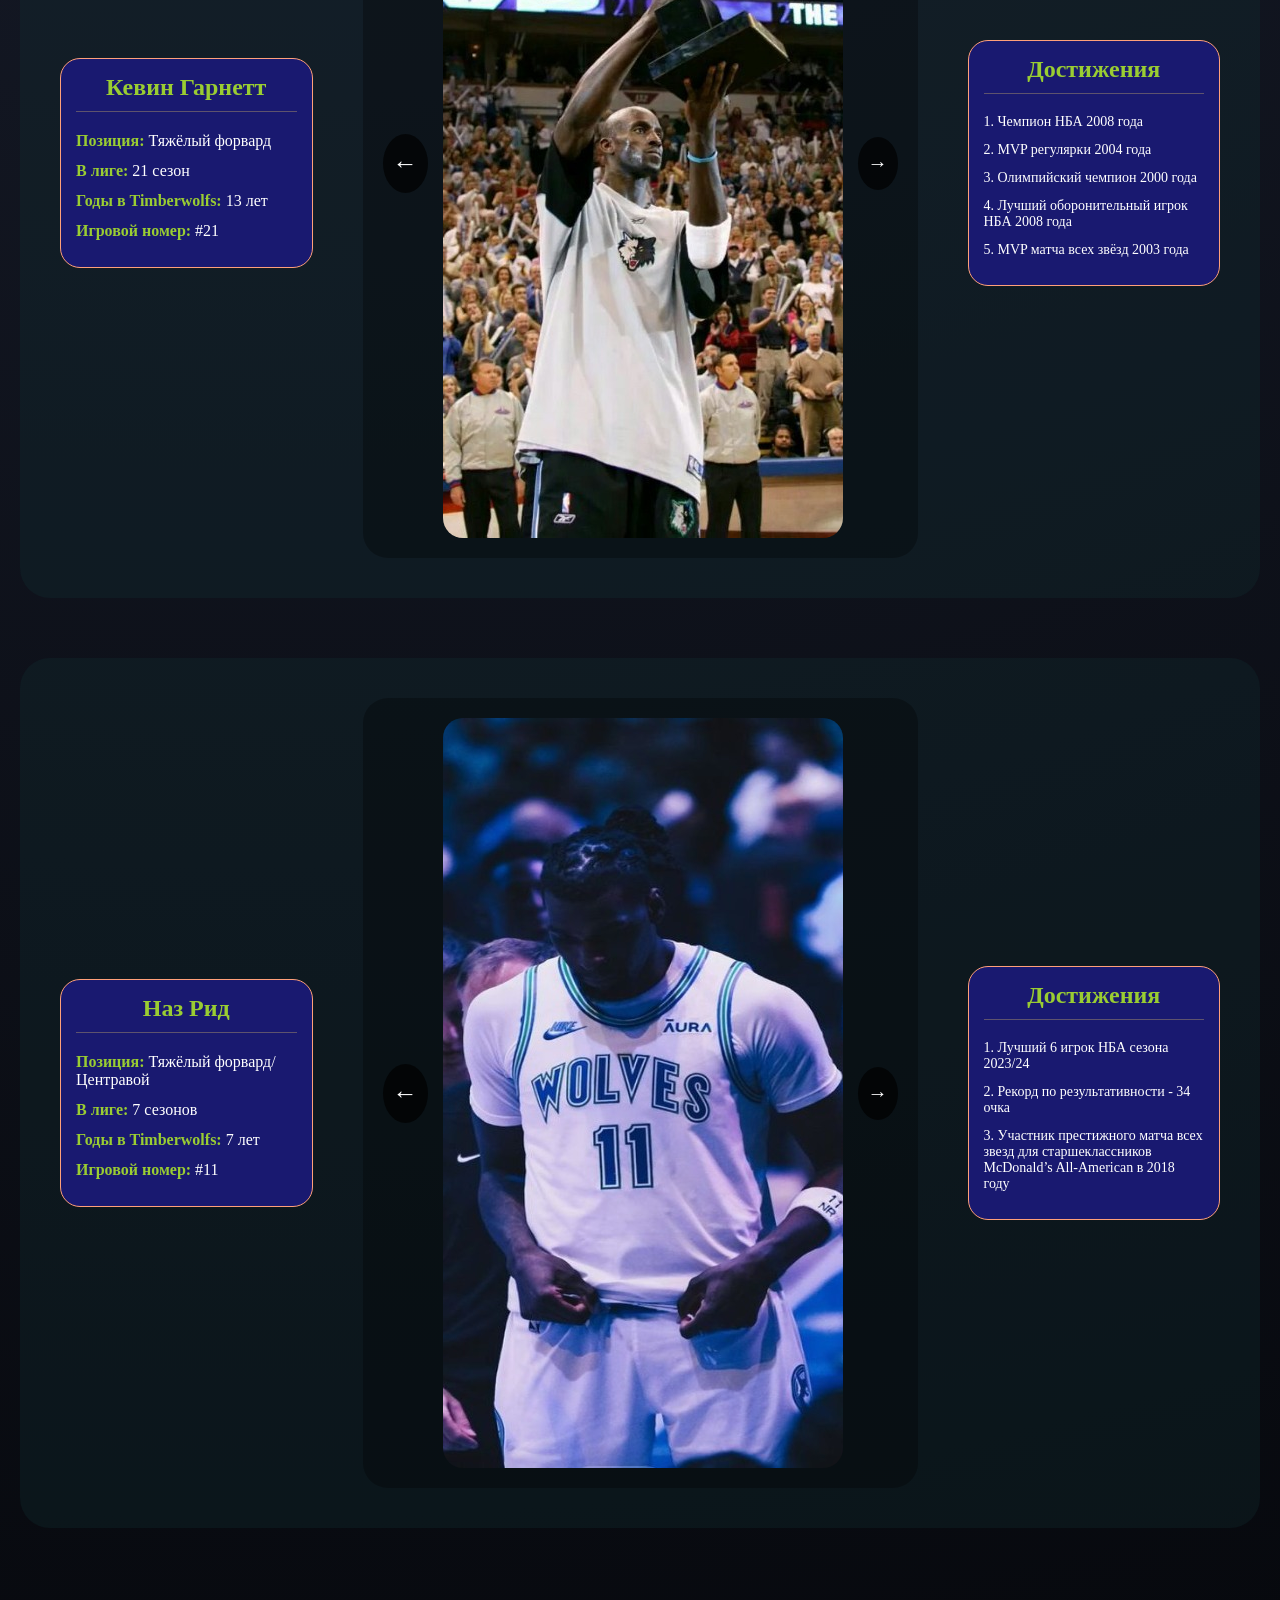
<file: galer.html>
<!DOCTYPE html>
<html lang="ru">
<head>
    <meta charset="UTF-8">
    <meta name="viewport" content="width=device-width, initial-scale=1.0">
    <link href="css/galer.css" type="text/css" rel="stylesheet">
    <link href="css/all.css" type="text/css" rel="stylesheet">
    <link href="images/mt.webp" rel="icon">
    <script src="js/galer.js" defer></script>
    <script src="js/theme.js" defer></script>
    <title>Галерея игроков</title>
</head>
<body>
    <div class="fonsite"></div>
    <header>
        <nav>
            <div class="logo">
                <h4>TIMBERWOLVES</h4>
            </div>
            <div class="menu">
                <a class="box", href="index.html">Главная</a>
                <a class="box", href="sostav.html">Состав</a>
                <a class="box", href="fan.html">Фан-зона</a>
                <a class="box", href="dost.html">Достижения</a>
                <a class="box", href="galer.html">Галерея игроков</a>
                <a class="box", href="arena.html">Домашняя арена</a>
                <button id="theme-toggle" class="theme-toggle">Тёмная тема</button>
            </div>
        </nav>
    </header>
    <div class="galer">
        <div class="galer-slider" data-player="edwards">
            <div class="galer-info">
                <h2 class="galer-name">Энтони Эдвардс</h2>
                <p><strong>Позиция:</strong><span class="galer-position">&nbsp;Атакующий защитник</span></p>
                <p><strong>В лиге:</strong><span class="galer-years">&nbsp;6 сезонов</span></p>
                <p><strong>Годы в Timberwolfs:</strong><span class="galer-year">&nbsp;6 лет</span></p>
                <p><strong>Игровой номер:</strong><span class="galer-number">&nbsp;#5</spand></p>
            </div>
            <div class="galer-center">
                <button class="galer-prev">&larr;</button>
                <div class="galer-frame">
                    <img class="galer-photo" src="images/one-edw.jpg" alt="Энтони Эдвардс">
                </div>
                <button class="galer-next">&rarr;</button>
            </div>
            <div class="galer-achive">
                <h2>Достижения</h2>
                <ul class="galer-list">
                    <li>1. Новичок год 2021 года</li>
                    <li>2. 4 раза участник Матча всех звёзд и в 26 году на матче всех звёзд стал MVP</li>
                    <li>3. 28,8 очков в среднем за игру</li>
                    <li>4. У него рекорд по набранным очкам за один матч - 55 очков</li>
                    <li>5. Победитель Олимпийских игр 2024 года в Париже, завоевав золото в сборной США</li>
                </ul>
            </div>
        </div>
        <div class="galer-slider" data-player="gobert">
            <div class="galer-info">
                <h2 class="galer-name">Руди Гобер</h2>
                <p><strong>Позиция:</strong><span class="galer-position">&nbsp;Центравой</span></p>
                <p><strong>В лиге:</strong><span class="galer-years">&nbsp;13 сезонов</span></p>
                <p><strong>Годы в Timberwolfs:</strong><span class="galer-year">&nbsp;4 сезона</span></p>
                <p><strong>Игровой номер:</strong><span class="galer-number">&nbsp;#27</spand></p>
            </div>
            <div class="galer-center">
                <button class="galer-prev">&larr;</button>
                <div class="galer-frame">
                    <img class="galer-photo" src="images/gober-one.jpg" alt="Руди Гобер">
                </div>
                <button class="galer-next">&rarr;</button>
            </div>
            <div class="galer-achive">
                <h2>Достижения</h2>
                <ul class="galer-list">
                    <li>1. 4-х кратный DPOY - лучший оборонительный игрок 2018,2019,2021,2024 года</li>
                    <li>2. 3-х кратный участник матч всех звёзд</li>
                    <li>3. Многократно включался в первую символическую сборную защиты</li>
                    <li>4. Лидер регулярки по блок-шотам в 2017 году - 2,6 блок-шота в среднем за игру</li>
                    <li>5. Рекорд по данкам за один регулярный чемпионат - 275 данков в сезоне 2018/2019</li>
                </ul>
            </div>
        </div>
        <div class="galer-slider" data-player="mcdaniels">
            <div class="galer-info">
                <h2 class="galer-name">Джейден Макдэниэлс</h2>
                <p><strong>Позиция:</strong><span class="galer-position">&nbsp;Лёгкий форвард</span></p>
                <p><strong>В лиге:</strong><span class="galer-years">&nbsp;6 сезонов</span></p>
                <p><strong>Годы в Timberwolfs:</strong><span class="galer-year">&nbsp;6 лет</span></p>
                <p><strong>Игровой номер:</strong><span class="galer-number">&nbsp;#3</spand></p>
            </div>
            <div class="galer-center">
                <button class="galer-prev">&larr;</button>
                <div class="galer-frame">
                    <img class="galer-photo" src="images/mak-one.jpg" alt="Джейден Макдэниэлс">
                </div>
                <button class="galer-next">&rarr;</button>
            </div>
            <div class="galer-achive">
                <h2>Достижения</h2>
                <ul class="galer-list">
                    <li>1. По итогам сезона 2023/24 впервые вошел во вторую сборную всех звёзд защиты НБА</li>
                    <li>2. Рекорд по результативности - 32 очка</li>
                    <li>3. Набирает в среднем 14,8 очка, 1,1 перехвата и 1,0 блок-шота за игру</li>
                    <li>4. Был выбран на драфте 2020 года под общим 28-м номером</li>
                </ul>
            </div>
        </div>
        <div class="galer-slider" data-player="garnett">
            <div class="galer-info">
                <h2 class="galer-name">Кевин Гарнетт</h2>
                <p><strong>Позиция:</strong><span class="galer-position">&nbsp;Тяжёлый форвард</span></p>
                <p><strong>В лиге:</strong><span class="galer-years">&nbsp;21 сезон</span></p>
                <p><strong>Годы в Timberwolfs:</strong><span class="galer-year">&nbsp;13 лет</span></p>
                <p><strong>Игровой номер:</strong><span class="galer-number">&nbsp;#21</spand></p>
            </div>
            <div class="galer-center">
                <button class="galer-prev">&larr;</button>
                <div class="galer-frame">
                    <img class="galer-photo" src="images/garnet.jpg" alt="Кевин Гарнетт">
                </div>
                <button class="galer-next">&rarr;</button>
            </div>
            <div class="galer-achive">
                <h2>Достижения</h2>
                <ul class="galer-list">
                    <li>1. Чемпион НБА 2008 года</li>
                    <li>2. MVP регулярки 2004 года</li>
                    <li>3. Олимпийский чемпион 2000 года</li>
                    <li>4. Лучший оборонительный игрок НБА 2008 года</li>
                    <li>5. MVP матча всех звёзд 2003 года</li>
                </ul>
            </div>
        </div>
        <div class="galer-slider" data-player="reid">
            <div class="galer-info">
                <h2 class="galer-name">Наз Рид</h2>
                <p><strong>Позиция:</strong><span class="galer-position">&nbsp;Тяжёлый форвард/Центравой</span></p>
                <p><strong>В лиге:</strong><span class="galer-years">&nbsp;7 сезонов</span></p>
                <p><strong>Годы в Timberwolfs:</strong><span class="galer-year">&nbsp;7 лет</span></p>
                <p><strong>Игровой номер:</strong><span class="galer-number">&nbsp;#11</spand></p>
            </div>
            <div class="galer-center">
                <button class="galer-prev">&larr;</button>
                <div class="galer-frame">
                    <img class="galer-photo" src="images/naz-one.jpg" alt="Наз Рид">
                </div>
                <button class="galer-next">&rarr;</button>
            </div>
            <div class="galer-achive">
                <h2>Достижения</h2>
                <ul class="galer-list">
                    <li>1. Лучший 6 игрок НБА сезона 2023/24</li>
                    <li>2. Рекорд по результативности - 34 очка</li>
                    <li>3. Участник престижного матча всех звезд для старшеклассников McDonald’s All-American в 2018 году</li>
                </ul>
            </div>
        </div>
    </div>
</body>
</html>
</file>
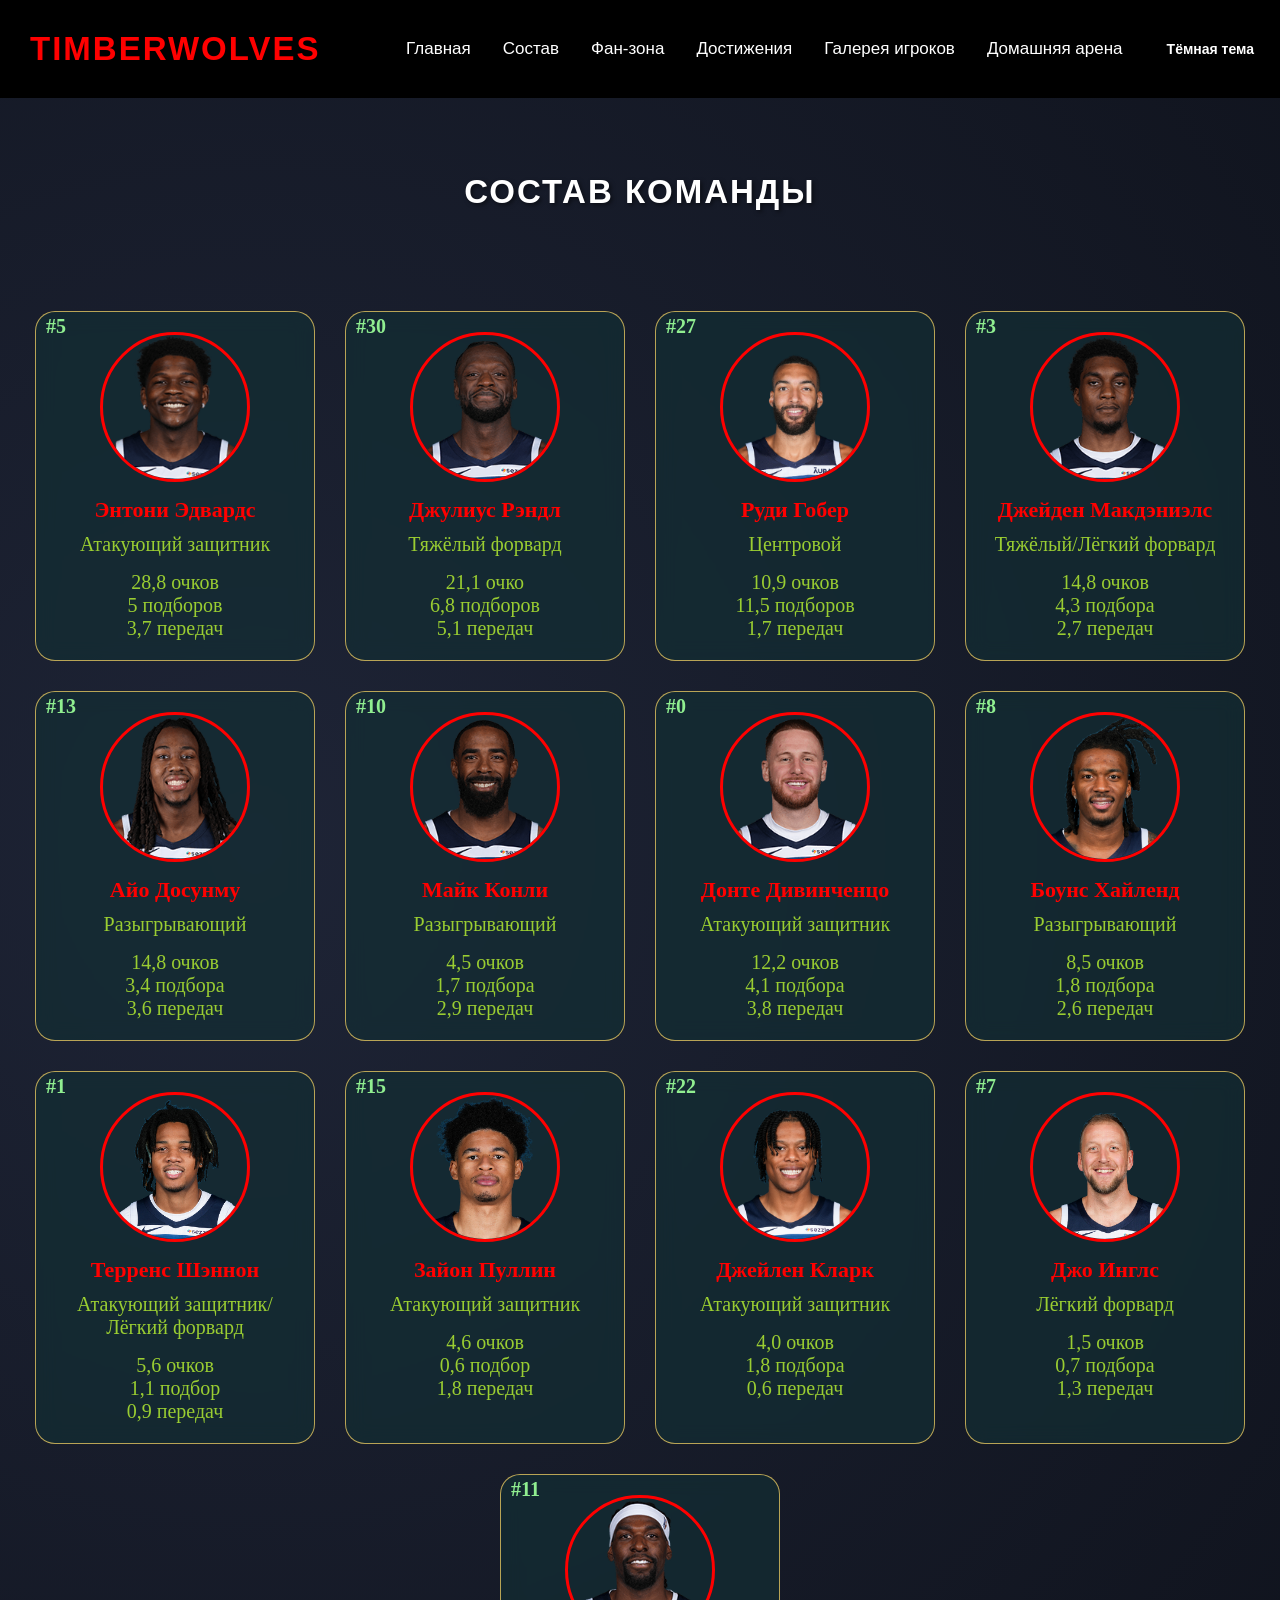
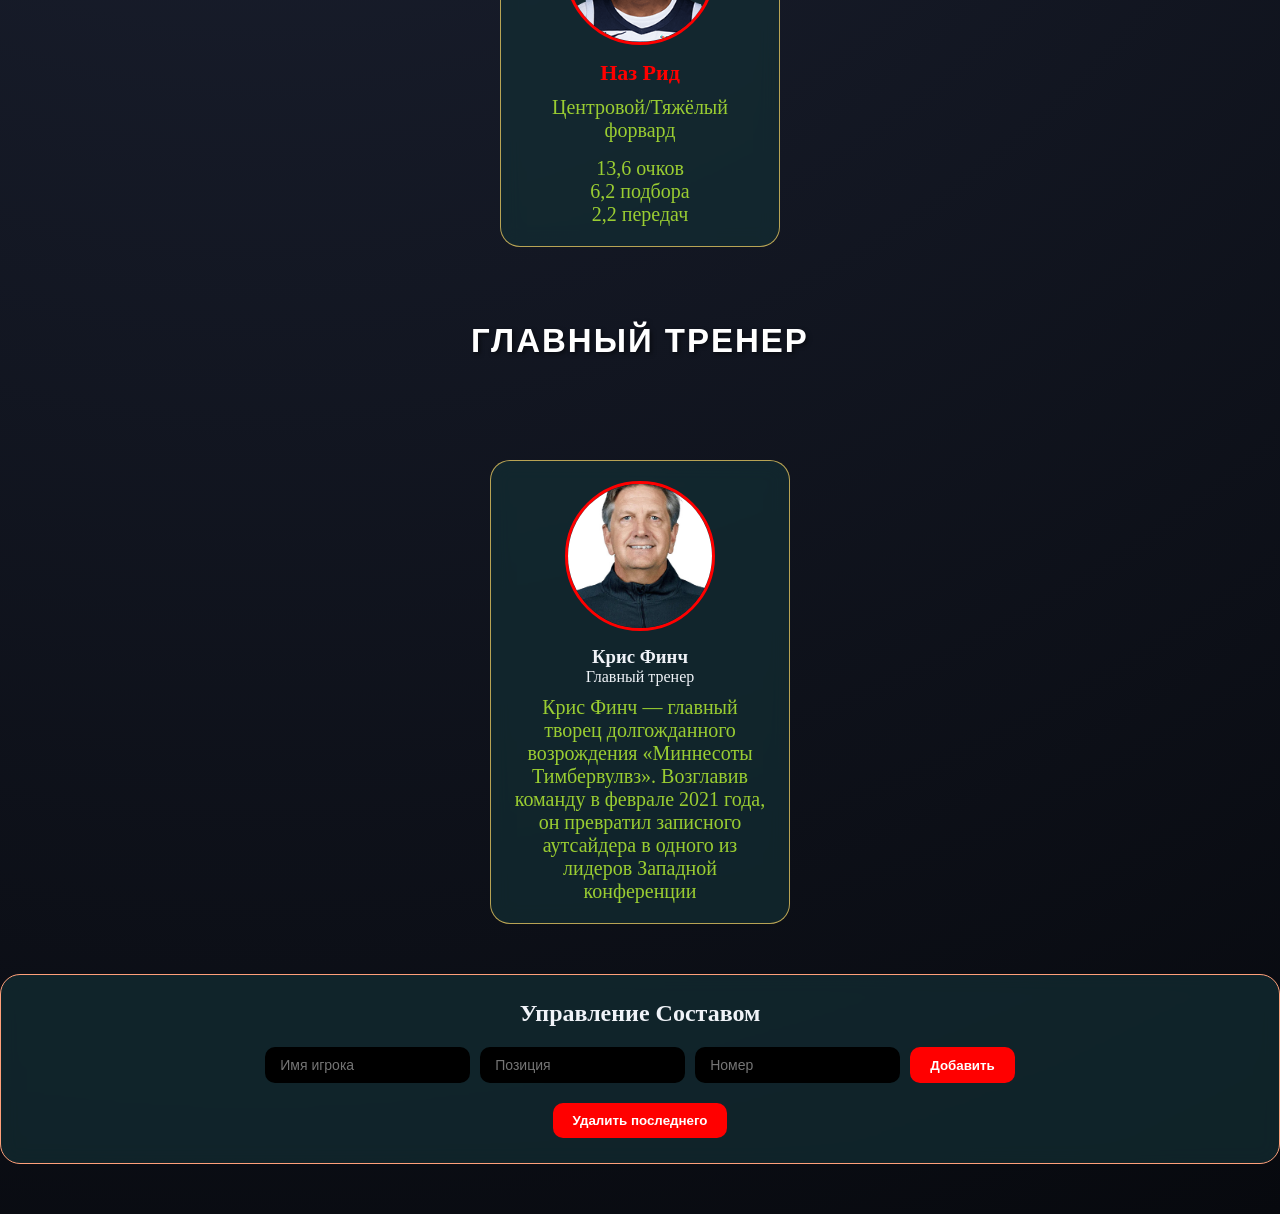
<file: sostav.html>
<!DOCTYPE html>
<html lang="ru">
<head>
    <meta charset="UTF-8">
    <meta name="viewport" content="width=device-width, initial-scale=1.0">
    <link href="css/sostav.css" type="text/css" rel="stylesheet">
    <link href="css/all.css" type="text/css" rel="stylesheet">
    <script src="js/sostav.js" defer></script>
    <script src="js/theme.js" defer></script>
    <link rel="icon" href="images/mt.webp">
    <title>Состав команды</title>
</head>
<body>
    <div class="fonsite"></div>
    <header>
        <nav>
            <div class="logo">
                <h4>TIMBERWOLVES</h4>
            </div>
            <div class="menu">
                <a class="box", href="index.html">Главная</a>
                <a class="box", href="sostav.html">Состав</a>
                <a class="box", href="fan.html">Фан-зона</a>
                <a class="box", href="dost.html">Достижения</a>
                <a class="box", href="galer.html">Галерея игроков</a>
                <a class="box", href="arena.html">Домашняя арена</a>
                <button id="theme-toggle" class="theme-toggle">Тёмная тема</button>
            </div>
        </nav>
    </header>
    <main class="content-sostav">
        <h1 class="sostav-title">Состав команды</h1>
        <div class="team">
            <div class="player-card">
                <div class="number">#5</div>
                <img src="images/ant.png" alt="Энтони Эдвардс" class="player-photo">
                <h3>Энтони Эдвардс</h3>
                <p>Атакующий защитник</p>
                <span class="stats">28,8 очков<br>5 подборов<br>3,7 передач</span>
            </div>
            <div class="player-card">
                <div class="number">#30</div>
                <img src="images/randle.png" alt="Джулиус Рендл" class="player-photo">
                <h3>Джулиус Рэндл</h3>
                <p>Тяжёлый форвард</p>
                <span class="stats">21,1 очко<br>6,8 подборов<br>5,1 передач</span>
            </div>
            <div class="player-card">
                <div class="number">#27</div>
                <img src="images/rudy.png" alt="Руди Гобер" class="player-photo">
                <h3>Руди Гобер</h3>
                <p>Центровой</p>
                <span class="stats">10,9 очков<br>11,5 подборов<br>1,7 передач</span>
            </div>
            <div class="player-card">
                <div class="number">#3</div>
                <img src= "images/mak.png" alt="Джейден Макдэниэлс" class="player-photo">
                <h3>Джейден Макдэниэлс</h3>
                <p>Тяжёлый/Лёгкий форвард</p>
                <span class="stats">14,8 очков<br>4,3 подбора<br>2,7 передач</span>
            </div>
            <div class="player-card">
                <div class="number">#13</div>
                <img src="images/alo.png" alt="Айо Досунму" class="player-photo">
                <h3>Айо Досунму</h3>
                <p>Разыгрывающий</p>
                <span class="stats">14,8 очков<br>3,4 подбора<br>3,6 передач</span>
            </div>
            <div class="player-card">
                <div class="number">#10</div>
                <img src="images/mike.png" alt="Майк Конли" class="player-photo">
                <h3>Майк Конли</h3>
                <p>Разыгрывающий</p>
                <span class="stats">4,5 очков<br>1,7 подбора<br>2,9 передач</span>
            </div>
            <div class="player-card">
                <div class="number">#0</div>
                <img src="images/donte.png" alt="Донте Дивинченцо" class="player-photo">
                <h3>Донте Дивинченцо</h3>
                <p>Атакующий защитник</p>
                <span class="stats">12,2 очков<br>4,1 подбора<br>3,8 передач</span>
            </div>
            <div class="player-card">
                <div class="number">#8</div>
                <img src="images/bon.png" alt="Боунс Хайленд" class="player-photo">
                <h3>Боунс Хайленд</h3>
                <p>Разыгрывающий</p>
                <span class="stats">8,5 очков<br>1,8 подбора<br>2,6 передач</span>
            </div>
            <div class="player-card">
                <div class="number">#1</div>
                <img src="images/sh.png" alt="Терренс Шэннон" class="player-photo">
                <h3>Терренс Шэннон</h3>
                <p>Атакующий защитник/Лёгкий форвард</p>
                <span class="stats">5,6 очков<br>1,1 подбор<br>0,9 передач</span>
            </div>
            <div class="player-card">
                <div class="number">#15</div>
                <img src="images/pull.png" alt="Зайон Пуллин" class="player-photo">
                <h3>Зайон Пуллин</h3>
                <p>Атакующий защитник</p>
                <span class="stats">4,6 очков<br>0,6 подбор<br>1,8 передач</span>
            </div>
            <div class="player-card">
                <div class="number">#22</div>
                <img src="images/jay.jpg" alt="Джейлен Кларк" class="player-photo">
                <h3>Джейлен Кларк</h3>
                <p>Атакующий защитник</p>
                <span class="stats">4,0 очков<br>1,8 подбора<br>0,6 передач</span>
            </div>
            <div class="player-card">
                <div class="number">#7</div>
                <img src="images/joe.png" alt="Джо Инглс" class="player-photo">
                <h3>Джо Инглс</h3>
                <p>Лёгкий форвард</p>
                <span class="stats">1,5 очков<br>0,7 подбора<br>1,3 передач</span>
            </div>
            <div class="player-card">
                <div class="number">#11</div>
                <img src="images/rid.png" alt="Наз Рид" class="player-photo">
                <h3>Наз Рид</h3>
                <p>Центровой/Тяжёлый форвард</p>
                <span class="stats">13,6 очков<br>6,2 подбора<br>2,2 передач</span>
            </div>
        </div>
        <h1 class="sostav-title">Главный тренер</h1>
        <div class="team">
            <div class="trener-card">
                <img src="images/finch.jpg" alt="Крис Финч" class="player-photo">
                <h3>Крис Финч</h3>
                <p>Главный тренер</p>
                <span class="stats">Крис Финч — главный творец долгожданного возрождения «Миннесоты Тимбервулвз». Возглавив команду в феврале 2021 года, он превратил записного аутсайдера в одного из лидеров Западной конференции</span>
            </div>
        </div>
        <div class="dom-app">
            <h3>Управление Составом</h3>
            <div class="dom-form">
                <input type="text" id="dom-name" placeholder="Имя игрока">
                <input type="text" id="dom-position" placeholder="Позиция">
                <input type="text" id="dom-number" placeholder="Номер">
                <button id="dom-add">Добавить</button>
            </div>
            <button id="dom-remove-last">Удалить последнего</button>
        </div>
    </main>
</body>
</html>
</file>
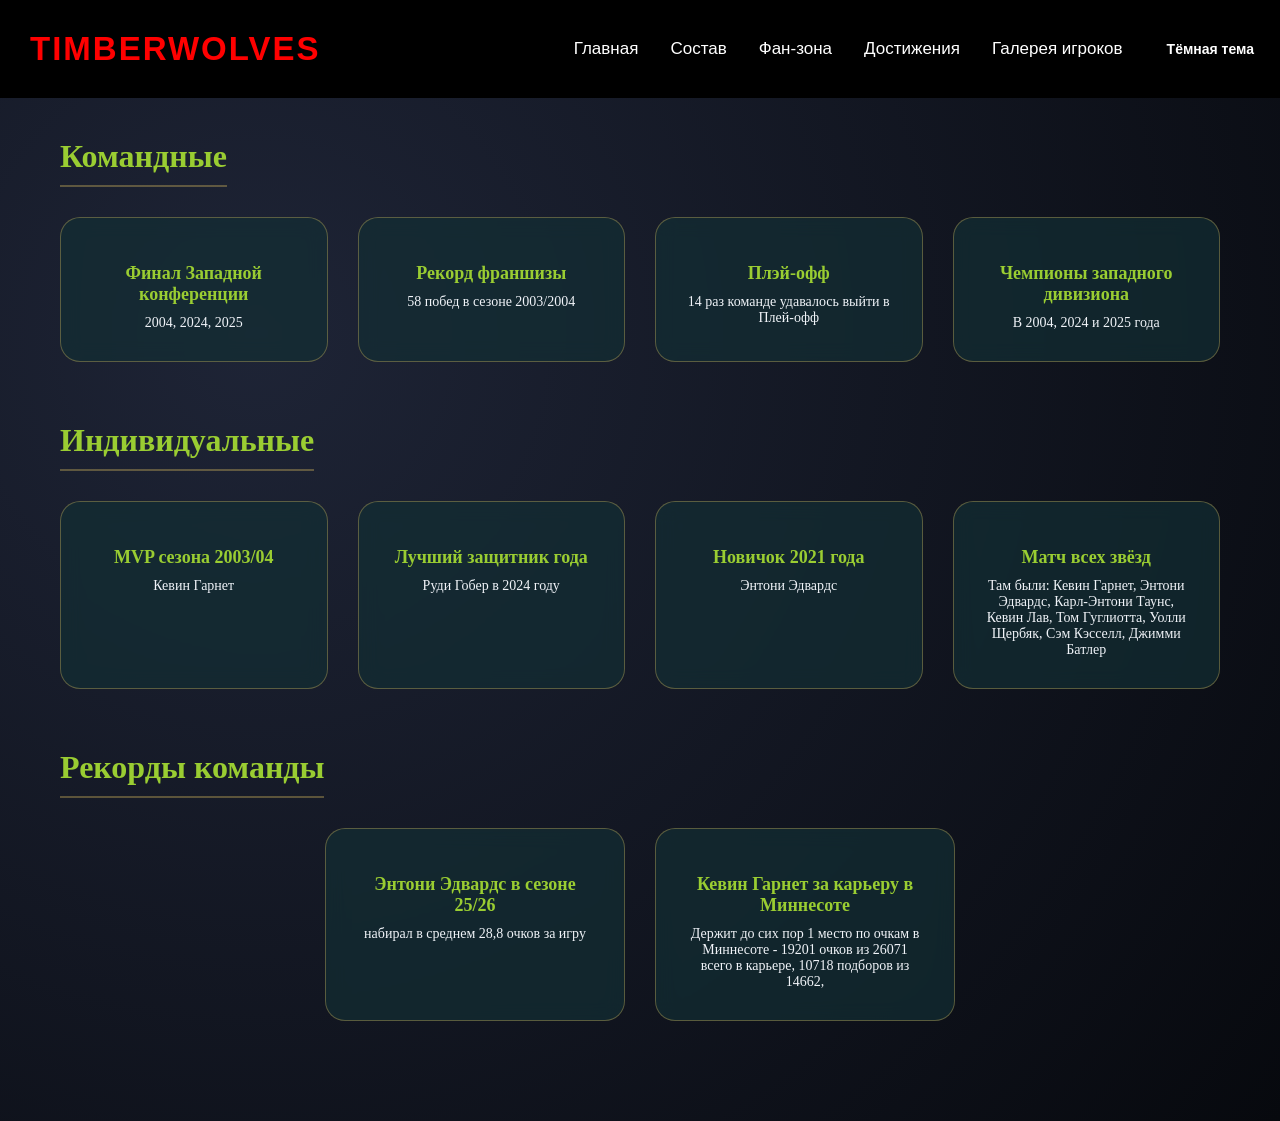
<file: html/dost.html>
<!DOCTYPE html>
<html lang="ru">
<head>
    <meta charset="UTF-8">
    <meta name="viewport" content="width=device-width, initial-scale=1.0">
    <link href="../css/dost.css" type="text/css" rel="stylesheet">
    <link href="../css/all.css" type="text/css" rel="stylesheet">
    <script src="../js/theme.js" defer></script>
    <link rel="icon" href="../images/mt.webp">
    <title>Достижения команды</title>
</head>
<body>
    <div class="fonsite"></div>
    <header>
        <nav>
            <div class="logo">
                <h4>TIMBERWOLVES</h4>
            </div>
            <div class="menu">
                <a class="box", href="index.html">Главная</a>
                <a class="box", href="sostav.html">Состав</a>
                <a class="box", href="fan.html">Фан-зона</a>
                <a class="box", href="dost.html">Достижения</a>
                <a class="box", href="galer.html">Галерея игроков</a>
                <button id="theme-toggle" class="theme-toggle">Тёмная тема</button>
            </div>
        </nav>
    </header>
    <div class="achive">
        <div class="achive-section">
            <h2 class="team-achive">Командные</h2>
            <div class="achive-grid">
                <div class="achive-card">
                    <div class="achive-photo"></div>
                    <h3>Финал Западной конференции</h3>
                    <p>2004, 2024, 2025</p>
                </div>
                <div class="achive-card">
                    <div class="achive-photo"></div>
                    <h3>Рекорд франшизы</h3>
                    <p>58 побед в сезоне 2003/2004</p>
                </div>
                <div class="achive-card">
                    <div class="achive-photo"></div>
                    <h3>Плэй-офф</h3>
                    <p>14 раз команде удавалось выйти в Плей-офф</p>
                </div>
                <div class="achive-card">
                    <div class="achive-photo"></div>
                    <h3>Чемпионы западного дивизиона</h3>
                    <p>В 2004, 2024 и 2025 года</p>
                </div>
            </div>
        </div>
        <div class="achive-section">
            <h2 class="team-achive">Индивидуальные</h2>
            <div class="achive-grid">
                <div class="achive-card">
                    <div class="achive-photo"></div>
                    <h3>MVP сезона 2003/04</h3>
                    <p>Кевин Гарнет</p>
                </div>
                <div class="achive-card">
                    <div class="achive-photo"></div>
                    <h3>Лучший защитник года</h3>
                    <p>Руди Гобер в 2024 году</p>
                </div>
                <div class="achive-card">
                    <div class="achive-photo"></div>
                    <h3>Новичок 2021 года</h3>
                    <p>Энтони Эдвардс</p>
                </div>
                <div class="achive-card">
                    <div class="achive-photo"></div>
                    <h3>Матч всех звёзд</h3>
                    <p>Там были: Кевин Гарнет, Энтони Эдвардс, Карл-Энтони Таунс, Кевин Лав, Том Гуглиотта, Уолли Щербяк, Сэм Кэсселл, Джимми Батлер</p>
                </div>
            </div>
        </div>
        <div class="achive-section">
            <h2 class="team-achive">Рекорды команды</h2>
            <div class="achive-grid">
                <div class="achive-card">
                    <div class="achive-photo"></div>
                    <h3>Энтони Эдвардс в сезоне 25/26</h3>
                    <p>набирал в среднем 28,8 очков за игру</p>
                </div>
                <div class="achive-card">
                    <div class="achive-photo"></div>
                    <h3>Кевин Гарнет за карьеру в Миннесоте</h3>
                    <p>Держит до сих пор 1 место по очкам в Миннесоте - 19201 очков из 26071 всего в карьере, 10718 подборов из 14662,</p>
                </div>
            </div>
        </div>
    </div>
</body>
</html>
</file>
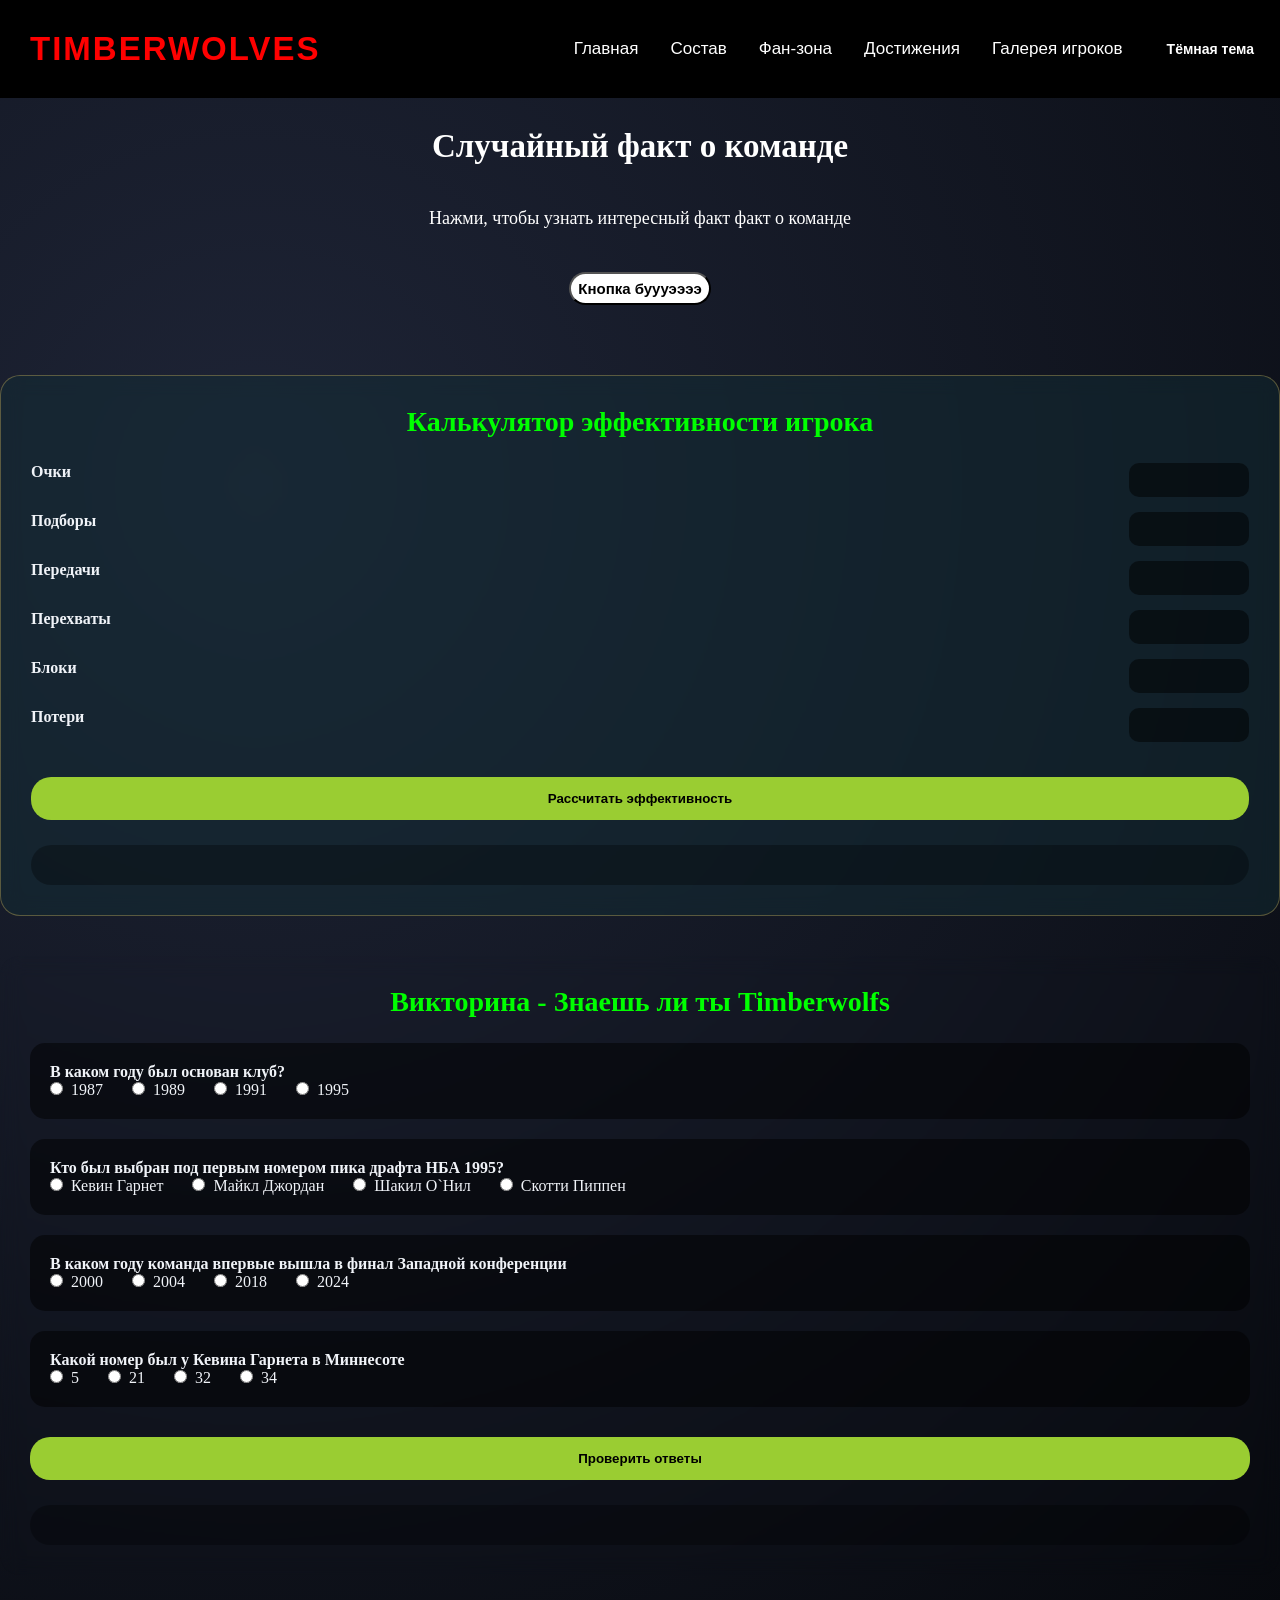
<file: html/fan.html>
<!DOCTYPE html>
<html lang="ru">
<head>
    <meta charset="UTF-8">
    <link href="../css/fan.css" type="text/css" rel="stylesheet">
    <link href="../css/all.css" type="text/css" rel="stylesheet">
    <meta name="viewport" content="width=device-width, initial-scale=1.0">
    <link rel="icon" href="../images/mt.webp">
    <script src="../js/fan.js" defer></script>
    <script src="../js/theme.js" defer></script>
    <title>Фан-зона</title>
</head>
<body>
    <div class="fonsite"></div>
    <header>
        <nav>
            <div class="logo">
                <h4>TIMBERWOLVES</h4>
            </div>
            <div class="menu">
                <a class="box", href="index.html">Главная</a>
                <a class="box", href="sostav.html">Состав</a>
                <a class="box", href="fan.html">Фан-зона</a>
                <a class="box", href="dost.html">Достижения</a>
                <a class="box", href="galer.html">Галерея игроков</a>
                <button id="theme-toggle" class="theme-toggle">Тёмная тема</button>
            </div>
        </nav>
    </header>
    <div class="content-fan">
        <div class="random-fact">
            <h3>Случайный факт о команде</h3>
            <div id="fact-text" class="fact-text">Нажми, чтобы узнать интересный факт факт о команде</div>
            <button id="fact-btn" class="fact-btn">Кнопка буууээээ</button>
        </div>
        <div class="calc-block">
            <h3>Калькулятор эффективности игрока</h3>
            <form id="calc-form">
                <div class="calc-row">
                    <label>Очки</label>
                    <input type="number" id="calc-pts" value="" min="0">
                </div>
                 <div class="calc-row">
                    <label>Подборы</label>
                    <input type="number" id="calc-reb" value="" min="0">
                 </div>
                 <div class="calc-row">
                    <label>Передачи</label>
                    <input type="number" id="calc-ast" value="" min="0">
                 </div>
                 <div class="calc-row">
                    <label>Перехваты</label>
                    <input type="number" id="calc-stl" value="" min="0">
                 </div>
                 <div class="calc-row">
                    <label>Блоки</label>
                    <input type="number" id="calc-blk" value="" min="0">
                 </div>
                 <div class="calc-row">
                    <label>Потери</label>
                    <input type="number" id="calc-tov" value="" min="0">
                 </div>
                 <button type="submit" class="calc-btn">Рассчитать эффективность</button>
            </form>
            <div id="calc-result" class="calc-result"></div>
        </div>
        <div class="viktory">
            <h3>Викторина - Знаешь ли ты Timberwolfs</h3>
            <form id="viktoty">
                <div class="viktory-vop">
                    <p>В каком году был основан клуб?</p>
                    <label><input type="radio" name="v1" value="1987">1987</label>
                    <label><input type="radio" name="v1" value="1989">1989</label>
                    <label><input type="radio" name="v1" value="1991">1991</label>
                    <label><input type="radio" name="v1" value="1995">1995</label>
                </div>
                <div class="viktory-vop">
                    <p>Кто был выбран под первым номером пика драфта НБА 1995?</p>
                    <label><input type="radio" name="v2" value="kevin">Кевин Гарнет</label>
                    <label><input type="radio" name="v2" value="mike">Майкл Джордан</label>
                    <label><input type="radio" name="v2" value="onil">Шакил О`Нил</label>
                    <label><input type="radio" name="v2" value="pippen">Скотти Пиппен</label>
                </div>
                <div class="viktory-vop">
                    <p>В каком году команда впервые вышла в финал Западной конференции</p>
                    <label><input type="radio" name="v3" value="2000">2000</label>
                    <label><input type="radio" name="v3" value="2004">2004</label>
                    <label><input type="radio" name="v3" value="2018">2018</label>
                    <label><input type="radio" name="v3" value="2024">2024</label>
                </div>
                <div class="viktory-vop">
                    <p>Какой номер был у Кевина Гарнета в Миннесоте</p>
                    <label><input type="radio" name="v4" value="5">5</label>
                    <label><input type="radio" name="v4" value="21">21</label>
                    <label><input type="radio" name="v4" value="32">32</label>
                    <label><input type="radio" name="v4" value="34">34</label>
                </div>
                <button type="submit" class="viktory-sub">Проверить ответы</button>
            </form>
            <div id="viktory-res" class="viktory-res"></div>
        </div>
    </div>
</body>
</html>
</file>
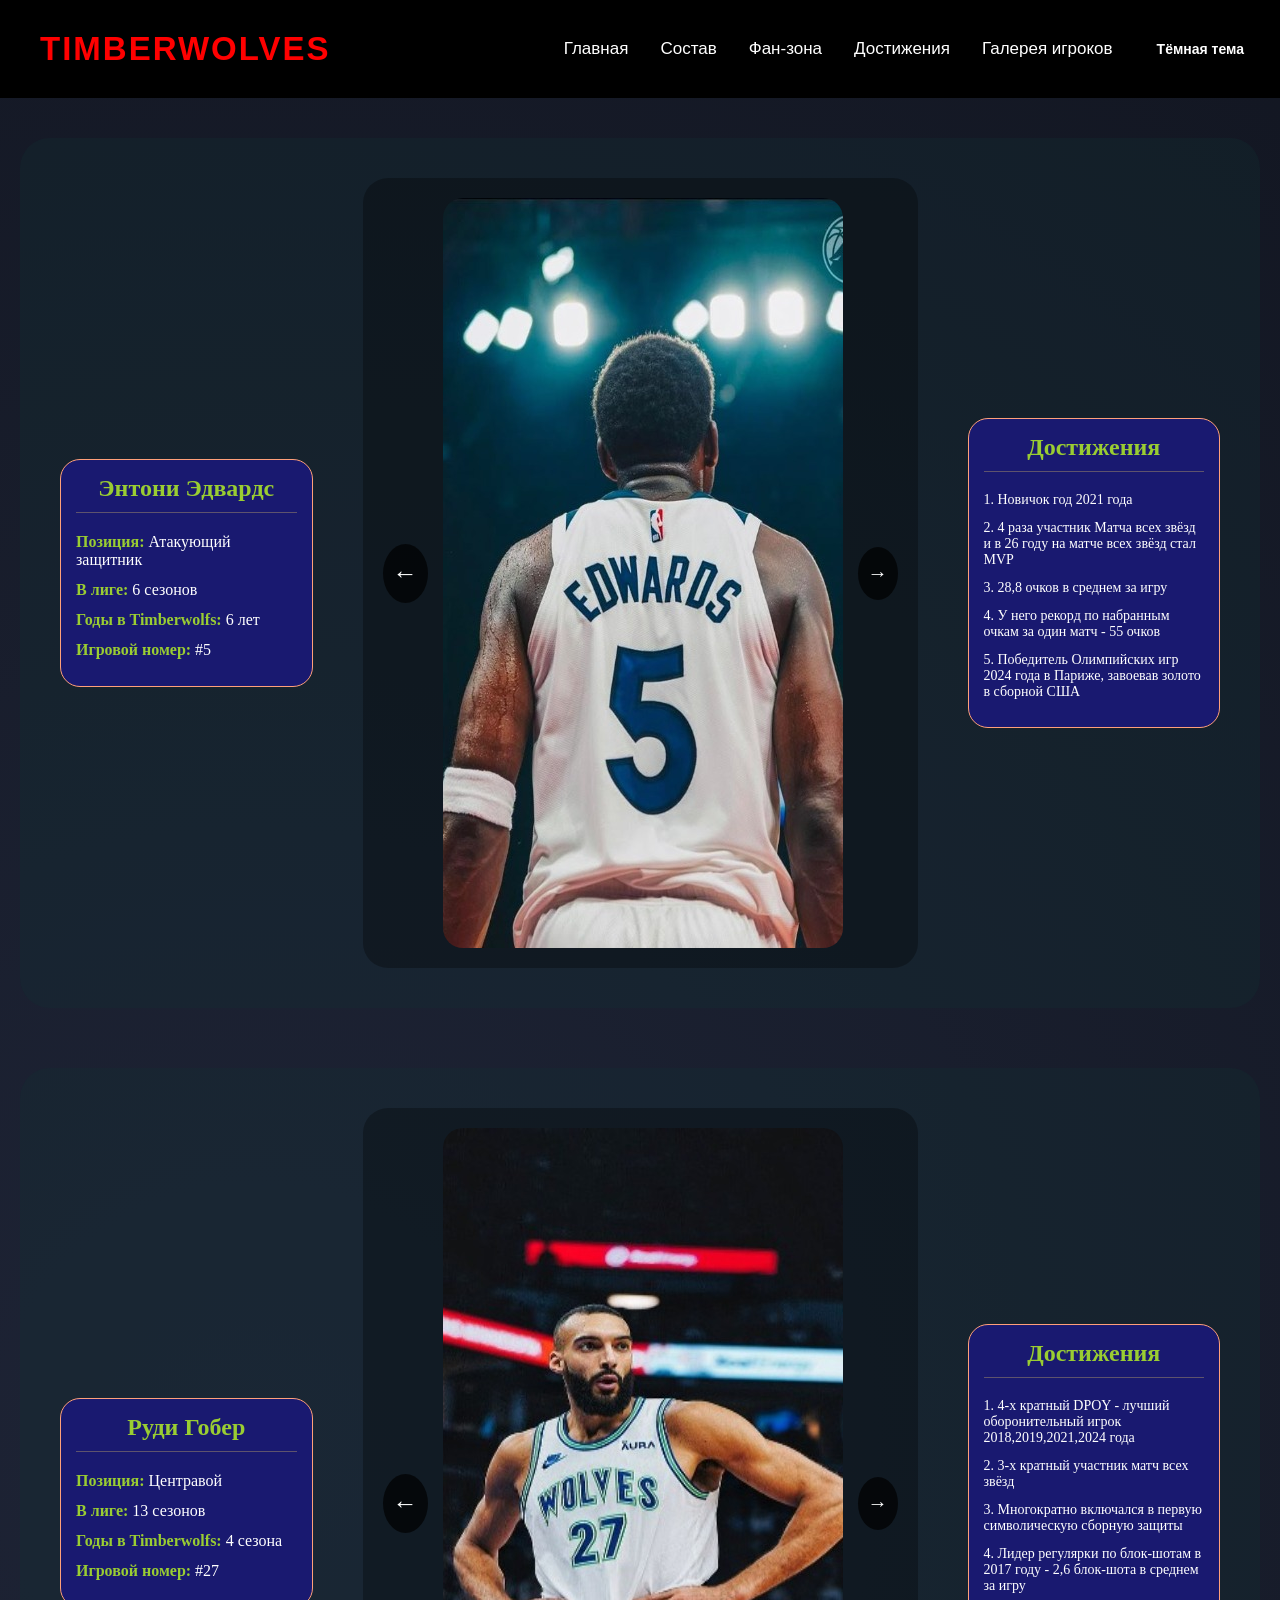
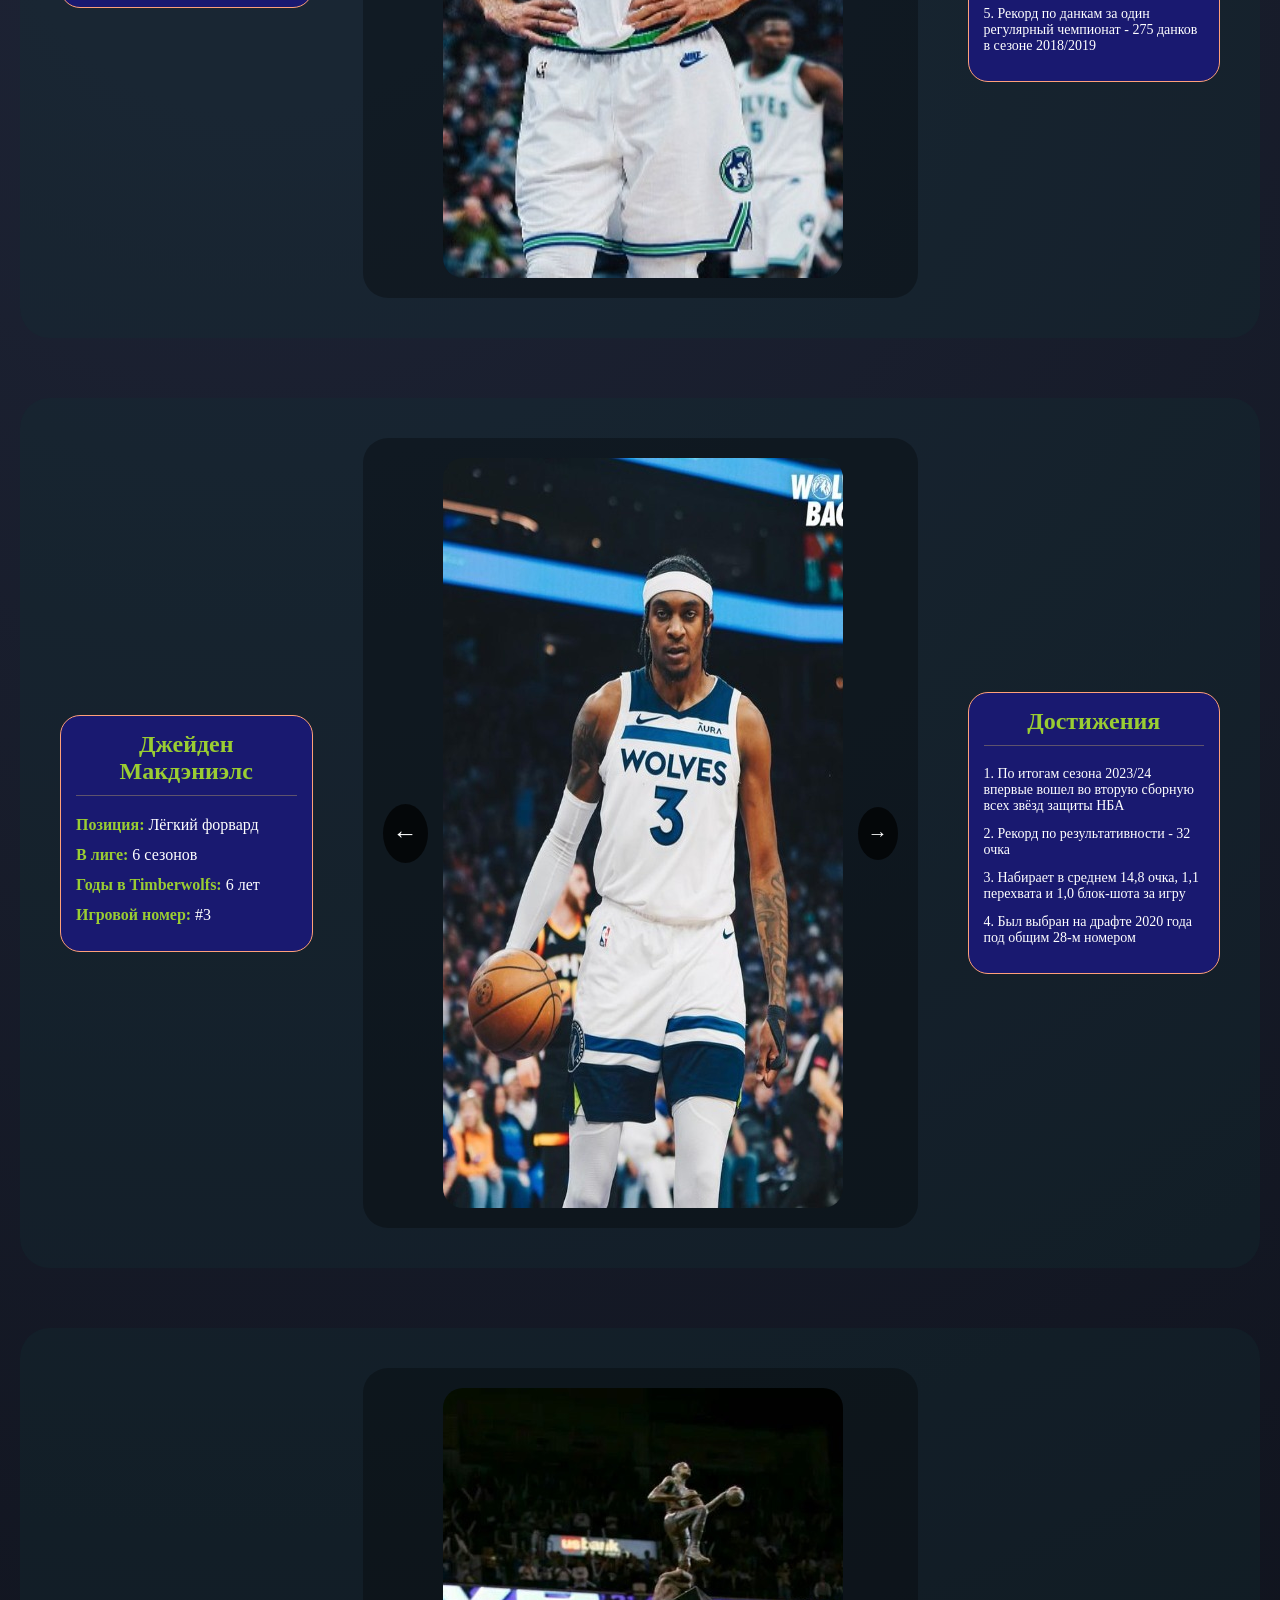
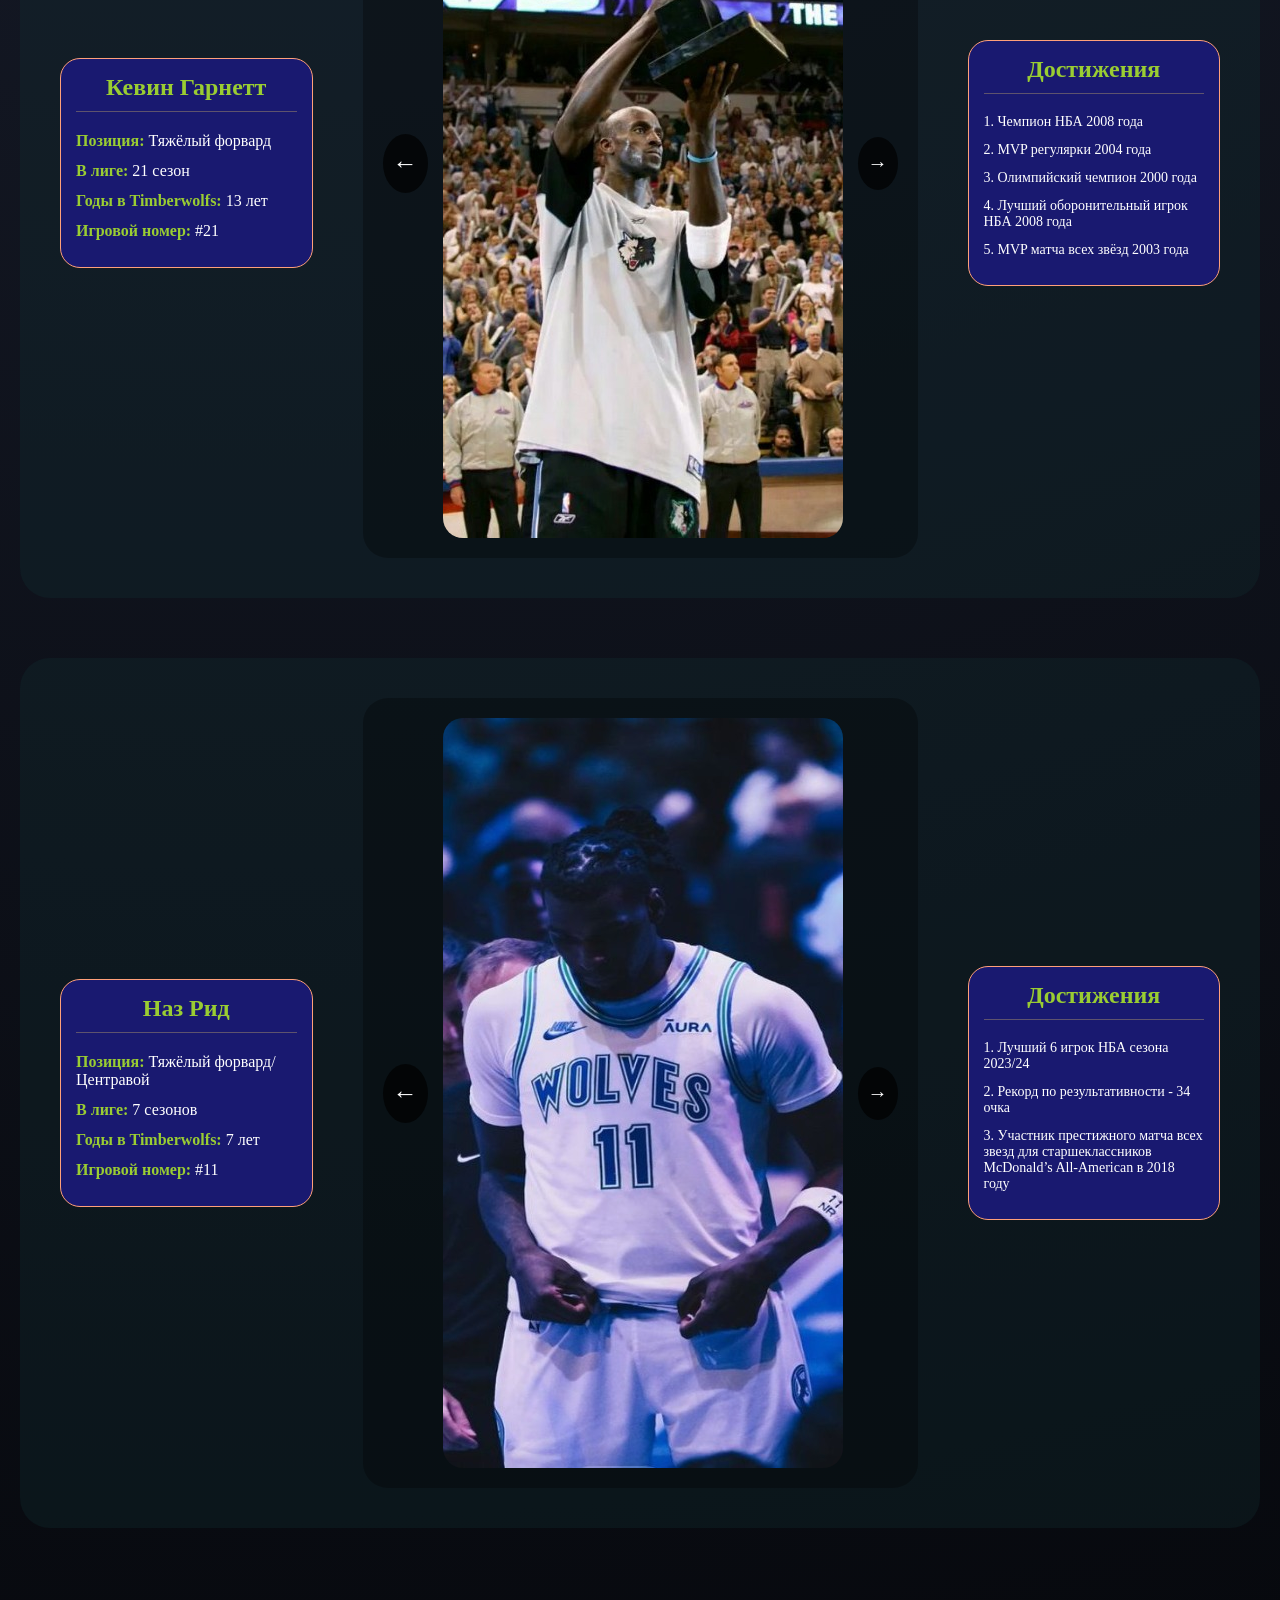
<file: html/galer.html>
<!DOCTYPE html>
<html lang="ru">
<head>
    <meta charset="UTF-8">
    <meta name="viewport" content="width=device-width, initial-scale=1.0">
    <link href="../css/galer.css" type="text/css" rel="stylesheet">
    <link href="../css/all.css" type="text/css" rel="stylesheet">
    <link href="../images/mt.webp" rel="icon">
    <script src="../js/galer.js" defer></script>
    <script src="../js/theme.js" defer></script>
    <title>Галерея игроков</title>
</head>
<body>
    <div class="fonsite"></div>
    <header>
        <nav>
            <div class="logo">
                <h4>TIMBERWOLVES</h4>
            </div>
            <div class="menu">
                <a class="box", href="index.html">Главная</a>
                <a class="box", href="sostav.html">Состав</a>
                <a class="box", href="fan.html">Фан-зона</a>
                <a class="box", href="dost.html">Достижения</a>
                <a class="box", href="galer.html">Галерея игроков</a>
                <button id="theme-toggle" class="theme-toggle">Тёмная тема</button>
            </div>
        </nav>
    </header>
    <div class="galer">
        <div class="galer-slider" data-player="edwards">
            <div class="galer-info">
                <h2 class="galer-name">Энтони Эдвардс</h2>
                <p><strong>Позиция:</strong><span class="galer-position">&nbsp;Атакующий защитник</span></p>
                <p><strong>В лиге:</strong><span class="galer-years">&nbsp;6 сезонов</span></p>
                <p><strong>Годы в Timberwolfs:</strong><span class="galer-year">&nbsp;6 лет</span></p>
                <p><strong>Игровой номер:</strong><span class="galer-number">&nbsp;#5</spand></p>
            </div>
            <div class="galer-center">
                <button class="galer-prev">&larr;</button>
                <div class="galer-frame">
                    <img class="galer-photo" src="../images/one-edw.jpg" alt="Энтони Эдвардс">
                </div>
                <button class="galer-next">&rarr;</button>
            </div>
            <div class="galer-achive">
                <h2>Достижения</h2>
                <ul class="galer-list">
                    <li>1. Новичок год 2021 года</li>
                    <li>2. 4 раза участник Матча всех звёзд и в 26 году на матче всех звёзд стал MVP</li>
                    <li>3. 28,8 очков в среднем за игру</li>
                    <li>4. У него рекорд по набранным очкам за один матч - 55 очков</li>
                    <li>5. Победитель Олимпийских игр 2024 года в Париже, завоевав золото в сборной США</li>
                </ul>
            </div>
        </div>
        <div class="galer-slider" data-player="gobert">
            <div class="galer-info">
                <h2 class="galer-name">Руди Гобер</h2>
                <p><strong>Позиция:</strong><span class="galer-position">&nbsp;Центравой</span></p>
                <p><strong>В лиге:</strong><span class="galer-years">&nbsp;13 сезонов</span></p>
                <p><strong>Годы в Timberwolfs:</strong><span class="galer-year">&nbsp;4 сезона</span></p>
                <p><strong>Игровой номер:</strong><span class="galer-number">&nbsp;#27</spand></p>
            </div>
            <div class="galer-center">
                <button class="galer-prev">&larr;</button>
                <div class="galer-frame">
                    <img class="galer-photo" src="../images/gober-one.jpg" alt="Руди Гобер">
                </div>
                <button class="galer-next">&rarr;</button>
            </div>
            <div class="galer-achive">
                <h2>Достижения</h2>
                <ul class="galer-list">
                    <li>1. 4-х кратный DPOY - лучший оборонительный игрок 2018,2019,2021,2024 года</li>
                    <li>2. 3-х кратный участник матч всех звёзд</li>
                    <li>3. Многократно включался в первую символическую сборную защиты</li>
                    <li>4. Лидер регулярки по блок-шотам в 2017 году - 2,6 блок-шота в среднем за игру</li>
                    <li>5. Рекорд по данкам за один регулярный чемпионат - 275 данков в сезоне 2018/2019</li>
                </ul>
            </div>
        </div>
        <div class="galer-slider" data-player="mcdaniels">
            <div class="galer-info">
                <h2 class="galer-name">Джейден Макдэниэлс</h2>
                <p><strong>Позиция:</strong><span class="galer-position">&nbsp;Лёгкий форвард</span></p>
                <p><strong>В лиге:</strong><span class="galer-years">&nbsp;6 сезонов</span></p>
                <p><strong>Годы в Timberwolfs:</strong><span class="galer-year">&nbsp;6 лет</span></p>
                <p><strong>Игровой номер:</strong><span class="galer-number">&nbsp;#3</spand></p>
            </div>
            <div class="galer-center">
                <button class="galer-prev">&larr;</button>
                <div class="galer-frame">
                    <img class="galer-photo" src="../images/mak-one.jpg" alt="Джейден Макдэниэлс">
                </div>
                <button class="galer-next">&rarr;</button>
            </div>
            <div class="galer-achive">
                <h2>Достижения</h2>
                <ul class="galer-list">
                    <li>1. По итогам сезона 2023/24 впервые вошел во вторую сборную всех звёзд защиты НБА</li>
                    <li>2. Рекорд по результативности - 32 очка</li>
                    <li>3. Набирает в среднем 14,8 очка, 1,1 перехвата и 1,0 блок-шота за игру</li>
                    <li>4. Был выбран на драфте 2020 года под общим 28-м номером</li>
                </ul>
            </div>
        </div>
        <div class="galer-slider" data-player="garnett">
            <div class="galer-info">
                <h2 class="galer-name">Кевин Гарнетт</h2>
                <p><strong>Позиция:</strong><span class="galer-position">&nbsp;Тяжёлый форвард</span></p>
                <p><strong>В лиге:</strong><span class="galer-years">&nbsp;21 сезон</span></p>
                <p><strong>Годы в Timberwolfs:</strong><span class="galer-year">&nbsp;13 лет</span></p>
                <p><strong>Игровой номер:</strong><span class="galer-number">&nbsp;#21</spand></p>
            </div>
            <div class="galer-center">
                <button class="galer-prev">&larr;</button>
                <div class="galer-frame">
                    <img class="galer-photo" src="../images/garnet.jpg" alt="Кевин Гарнетт">
                </div>
                <button class="galer-next">&rarr;</button>
            </div>
            <div class="galer-achive">
                <h2>Достижения</h2>
                <ul class="galer-list">
                    <li>1. Чемпион НБА 2008 года</li>
                    <li>2. MVP регулярки 2004 года</li>
                    <li>3. Олимпийский чемпион 2000 года</li>
                    <li>4. Лучший оборонительный игрок НБА 2008 года</li>
                    <li>5. MVP матча всех звёзд 2003 года</li>
                </ul>
            </div>
        </div>
        <div class="galer-slider" data-player="reid">
            <div class="galer-info">
                <h2 class="galer-name">Наз Рид</h2>
                <p><strong>Позиция:</strong><span class="galer-position">&nbsp;Тяжёлый форвард/Центравой</span></p>
                <p><strong>В лиге:</strong><span class="galer-years">&nbsp;7 сезонов</span></p>
                <p><strong>Годы в Timberwolfs:</strong><span class="galer-year">&nbsp;7 лет</span></p>
                <p><strong>Игровой номер:</strong><span class="galer-number">&nbsp;#11</spand></p>
            </div>
            <div class="galer-center">
                <button class="galer-prev">&larr;</button>
                <div class="galer-frame">
                    <img class="galer-photo" src="../images/naz-one.jpg" alt="Наз Рид">
                </div>
                <button class="galer-next">&rarr;</button>
            </div>
            <div class="galer-achive">
                <h2>Достижения</h2>
                <ul class="galer-list">
                    <li>1. Лучший 6 игрок НБА сезона 2023/24</li>
                    <li>2. Рекорд по результативности - 34 очка</li>
                    <li>3. Участник престижного матча всех звезд для старшеклассников McDonald’s All-American в 2018 году</li>
                </ul>
            </div>
        </div>
    </div>
</body>
</html>
</file>
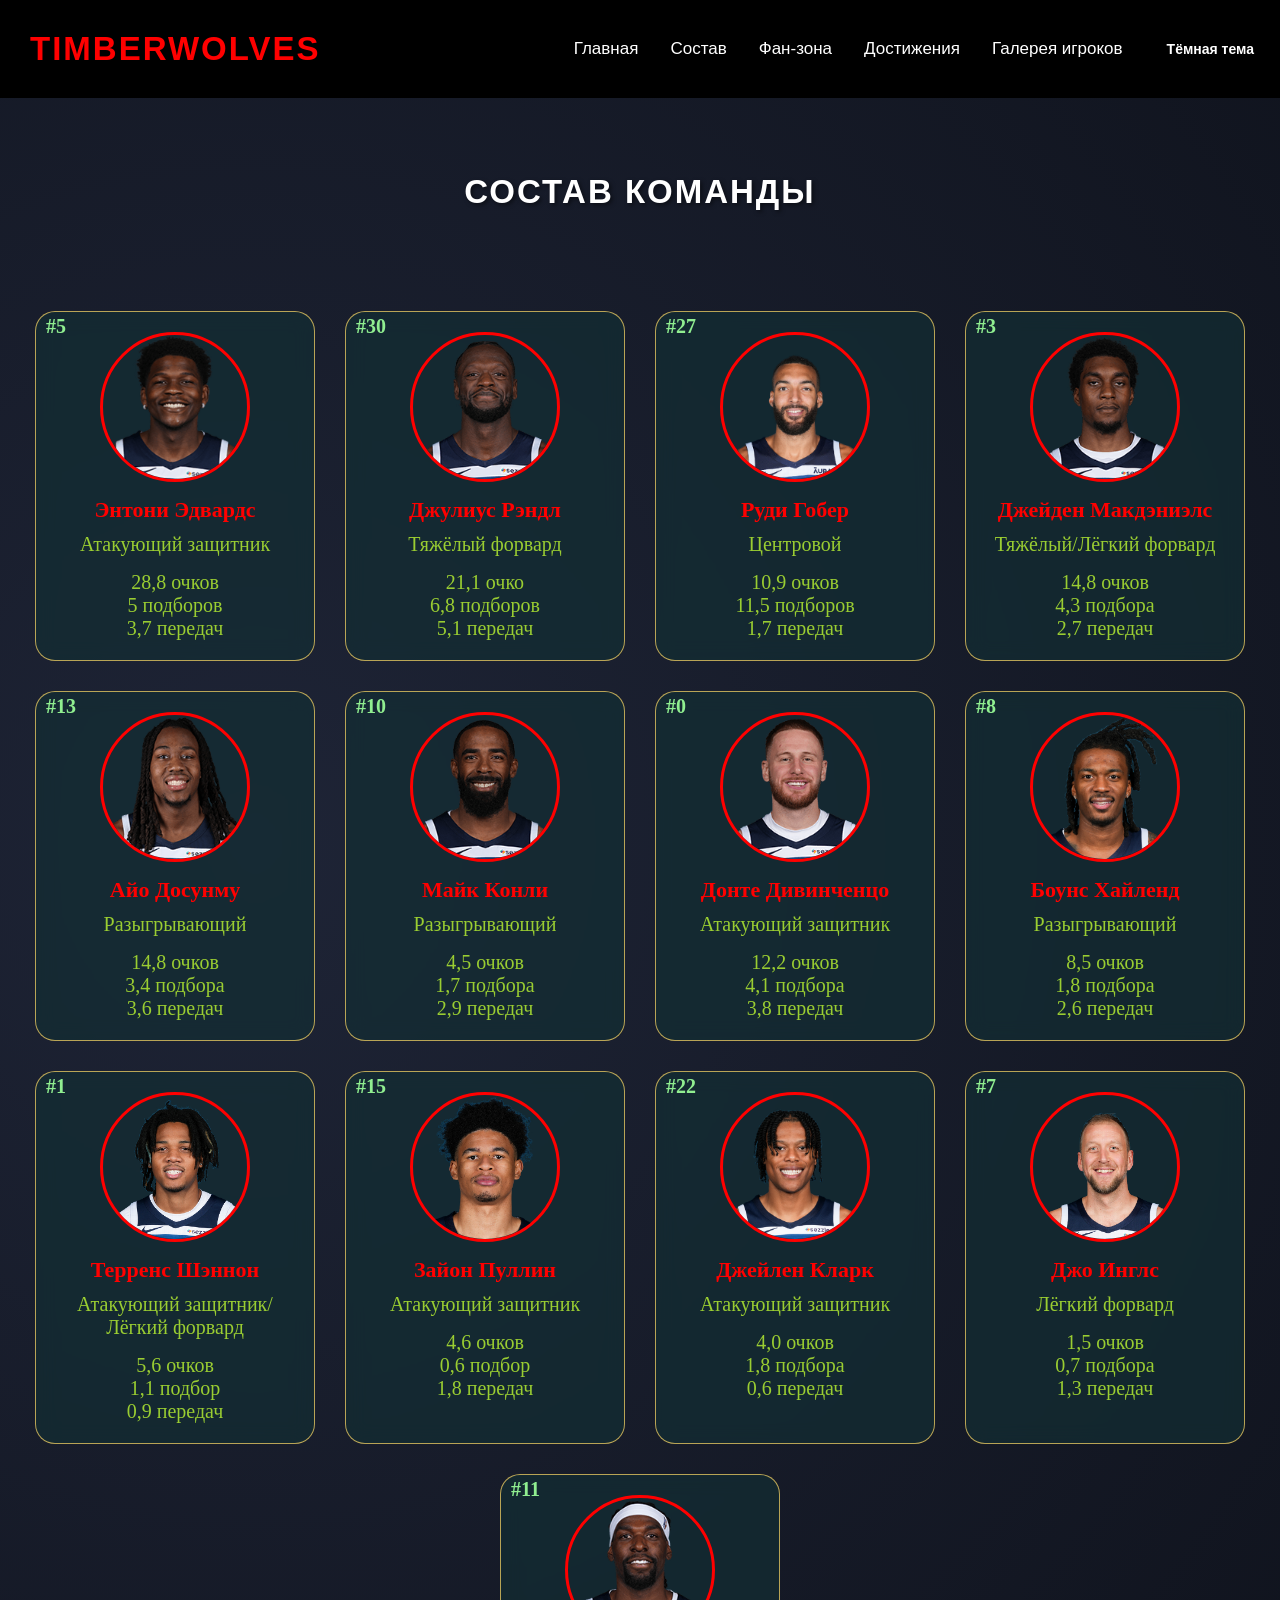
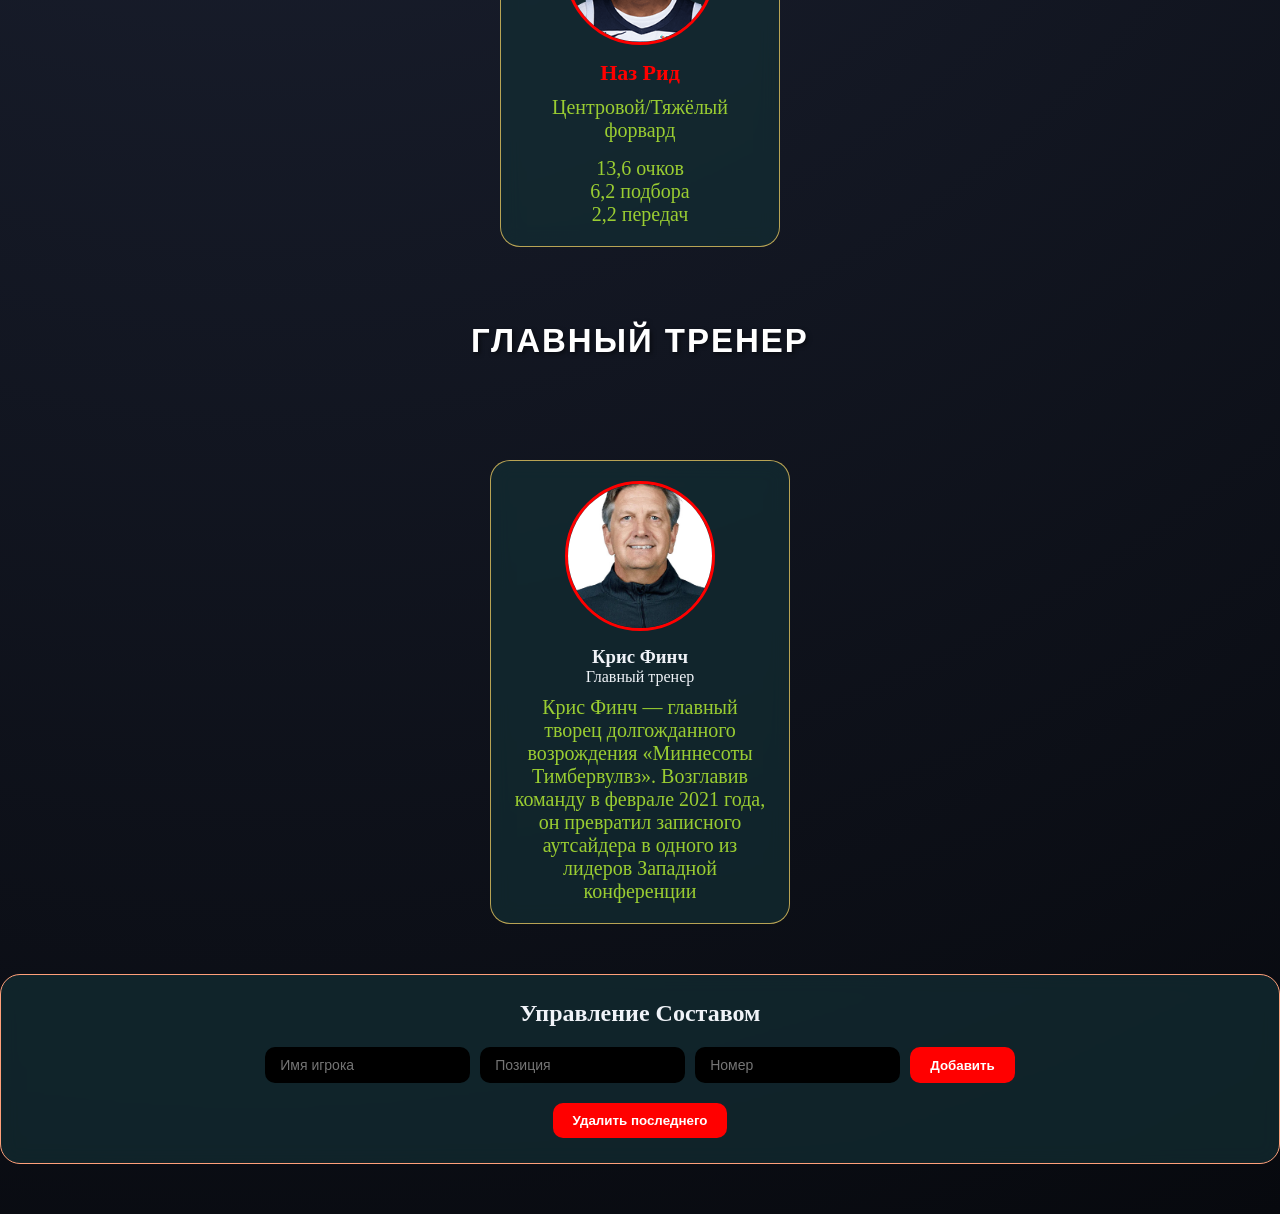
<file: html/sostav.html>
<!DOCTYPE html>
<html lang="ru">
<head>
    <meta charset="UTF-8">
    <meta name="viewport" content="width=device-width, initial-scale=1.0">
    <link href="../css/sostav.css" type="text/css" rel="stylesheet">
    <link href="../css/all.css" type="text/css" rel="stylesheet">
    <script src="../js/sostav.js" defer></script>
    <script src="../js/theme.js" defer></script>
    <link rel="icon" href="../images/mt.webp">
    <title>Состав команды</title>
</head>
<body>
    <div class="fonsite"></div>
    <header>
        <nav>
            <div class="logo">
                <h4>TIMBERWOLVES</h4>
            </div>
            <div class="menu">
                <a class="box", href="index.html">Главная</a>
                <a class="box", href="sostav.html">Состав</a>
                <a class="box", href="fan.html">Фан-зона</a>
                <a class="box", href="dost.html">Достижения</a>
                <a class="box", href="galer.html">Галерея игроков</a>
                <button id="theme-toggle" class="theme-toggle">Тёмная тема</button>
            </div>
        </nav>
    </header>
    <main class="content-sostav">
        <h1 class="sostav-title">Состав команды</h1>
        <div class="team">
            <div class="player-card">
                <div class="number">#5</div>
                <img src="../images/ant.png" alt="Энтони Эдвардс" class="player-photo">
                <h3>Энтони Эдвардс</h3>
                <p>Атакующий защитник</p>
                <span class="stats">28,8 очков<br>5 подборов<br>3,7 передач</span>
            </div>
            <div class="player-card">
                <div class="number">#30</div>
                <img src="../images/randle.png" alt="Джулиус Рендл" class="player-photo">
                <h3>Джулиус Рэндл</h3>
                <p>Тяжёлый форвард</p>
                <span class="stats">21,1 очко<br>6,8 подборов<br>5,1 передач</span>
            </div>
            <div class="player-card">
                <div class="number">#27</div>
                <img src="../images/rudy.png" alt="Руди Гобер" class="player-photo">
                <h3>Руди Гобер</h3>
                <p>Центровой</p>
                <span class="stats">10,9 очков<br>11,5 подборов<br>1,7 передач</span>
            </div>
            <div class="player-card">
                <div class="number">#3</div>
                <img src="../images/mak.png" alt="Джейден Макдэниэлс" class="player-photo">
                <h3>Джейден Макдэниэлс</h3>
                <p>Тяжёлый/Лёгкий форвард</p>
                <span class="stats">14,8 очков<br>4,3 подбора<br>2,7 передач</span>
            </div>
            <div class="player-card">
                <div class="number">#13</div>
                <img src="../images/alo.png" alt="Айо Досунму" class="player-photo">
                <h3>Айо Досунму</h3>
                <p>Разыгрывающий</p>
                <span class="stats">14,8 очков<br>3,4 подбора<br>3,6 передач</span>
            </div>
            <div class="player-card">
                <div class="number">#10</div>
                <img src="../images/mike.png" alt="Майк Конли" class="player-photo">
                <h3>Майк Конли</h3>
                <p>Разыгрывающий</p>
                <span class="stats">4,5 очков<br>1,7 подбора<br>2,9 передач</span>
            </div>
            <div class="player-card">
                <div class="number">#0</div>
                <img src="../images/donte.png" alt="Донте Дивинченцо" class="player-photo">
                <h3>Донте Дивинченцо</h3>
                <p>Атакующий защитник</p>
                <span class="stats">12,2 очков<br>4,1 подбора<br>3,8 передач</span>
            </div>
            <div class="player-card">
                <div class="number">#8</div>
                <img src="../images/bon.png" alt="Боунс Хайленд" class="player-photo">
                <h3>Боунс Хайленд</h3>
                <p>Разыгрывающий</p>
                <span class="stats">8,5 очков<br>1,8 подбора<br>2,6 передач</span>
            </div>
            <div class="player-card">
                <div class="number">#1</div>
                <img src="../images/sh.png" alt="Терренс Шэннон" class="player-photo">
                <h3>Терренс Шэннон</h3>
                <p>Атакующий защитник/Лёгкий форвард</p>
                <span class="stats">5,6 очков<br>1,1 подбор<br>0,9 передач</span>
            </div>
            <div class="player-card">
                <div class="number">#15</div>
                <img src="../images/pull.png" alt="Зайон Пуллин" class="player-photo">
                <h3>Зайон Пуллин</h3>
                <p>Атакующий защитник</p>
                <span class="stats">4,6 очков<br>0,6 подбор<br>1,8 передач</span>
            </div>
            <div class="player-card">
                <div class="number">#22</div>
                <img src="../images/jay.jpg" alt="Джейлен Кларк" class="player-photo">
                <h3>Джейлен Кларк</h3>
                <p>Атакующий защитник</p>
                <span class="stats">4,0 очков<br>1,8 подбора<br>0,6 передач</span>
            </div>
            <div class="player-card">
                <div class="number">#7</div>
                <img src="../images/joe.png" alt="Джо Инглс" class="player-photo">
                <h3>Джо Инглс</h3>
                <p>Лёгкий форвард</p>
                <span class="stats">1,5 очков<br>0,7 подбора<br>1,3 передач</span>
            </div>
            <div class="player-card">
                <div class="number">#11</div>
                <img src="../images/rid.png" alt="Наз Рид" class="player-photo">
                <h3>Наз Рид</h3>
                <p>Центровой/Тяжёлый форвард</p>
                <span class="stats">13,6 очков<br>6,2 подбора<br>2,2 передач</span>
            </div>
        </div>
        <h1 class="sostav-title">Главный тренер</h1>
        <div class="team">
            <div class="trener-card">
                <img src="../images/finch.jpg" alt="Крис Финч" class="player-photo">
                <h3>Крис Финч</h3>
                <p>Главный тренер</p>
                <span class="stats">Крис Финч — главный творец долгожданного возрождения «Миннесоты Тимбервулвз». Возглавив команду в феврале 2021 года, он превратил записного аутсайдера в одного из лидеров Западной конференции</span>
            </div>
        </div>
        <div class="dom-app">
            <h3>Управление Составом</h3>
            <div class="dom-form">
                <input type="text" id="dom-name" placeholder="Имя игрока">
                <input type="text" id="dom-position" placeholder="Позиция">
                <input type="text" id="dom-number" placeholder="Номер">
                <button id="dom-add">Добавить</button>
            </div>
            <button id="dom-remove-last">Удалить последнего</button>
        </div>
    </main>
</body>
</html>
</file>
<file: css/style.css>
* {
  margin: 0;
  padding: 0;
  box-sizing: border-box;
}
body {
    margin: 0;
    padding: 0;
    background: radial-gradient(circle at 20% 30%, rgb(30, 36, 54), rgb(7, 9, 14));
    color: rgb(240, 243, 248);
    display: flex;
    flex-direction: column;
    min-height: 100vh;
}
.logo { 
    color: aqua;
    font-size: 50px;
    font-family: Helvetica, sans-serif,;
    text-align: left;
    padding: 20px;
}
.logo h4 {
    font-family: Arial, Helvetica, sans-serif;
    font-size: 33px;
    font-weight: 900;
    color: red;
    text-transform: uppercase;
    letter-spacing: 2px;
    margin: 0;
    text-shadow: 2px 2px 4px rgba(0,0,0,0.5);
    animation: glow 1.5s infinite alternate;
}
nav .box {
    font-size: 17px;
    margin: 7px;
    border-radius: 20px;
    color: white;
    font-family: Arial, Helvetica, sans-serif;
    text-decoration: none;
    padding: 7px;
}
nav {
    display: flex;
    justify-content: space-between;
    align-items: center;
    flex-wrap: wrap;
    background: rgba(0,0,0,1);
    padding: 10px 20px;
    text-align: right;
}
.menu {
    display: flex;
    flex-wrap: wrap;
    justify-content: flex-end;
    gap: 5px;
}
.hero {
    font-size: 50px;
    display: flex;
    justify-content: space-between;
    align-items: center;
    flex-wrap: wrap;
    padding: 100px 8%;
    color: white;
}
.content {
    max-width: 800px;
    flex: 1;
}
.hero h4 {
    font-family: Arial, Helvetica, sans-serif;
    font-size: 60px;
    font-weight: 700;
    color: white;
    text-transform: uppercase;
    letter-spacing: 2px;
    margin: 0;
    text-shadow: 2px 2px 4px rgba(0,0,0,0.5);
    animation: glow 1.5s infinite alternate;
}
.hero p {
    font-family: Arial, Helvetica, sans-serif;
    font-size: 45px;
    color: red;
    text-transform: capitalize;
    letter-spacing: 1px;
}
.mines {
    display: block;
    max-width: 100%;
    height: auto;
    filter: drop-shadow(0 0 20px white);
    transform: translate(30px, 10px);
}
.history {
    display: flex;
    flex-direction: column;
    align-items: center;
}
.history-block {
    display: flex;
    flex-direction: column;
    align-items: center;
    width: 100%;
    margin-bottom: 200px;
}
.one-year {
    font-size: 45px;
    color: red;
    text-shadow: 2px 2px 0 #0a2f3a, 4px 4px 0 rgba(0,0,0,0.3);
    font-weight: bold;
}
.one-photo {
    filter: drop-shadow(0 0 10px white);
    display: flex;
    max-width: 100%;
    height: auto;
}
.photos-row {
    display: flex;
    flex-direction: row;
    justify-content: center;
    gap: 20px;
    flex-wrap: wrap;
}
.one-history {
    background: rgba(19,46,52,0.7);
    backdrop-filter: blur(10px);
    box-shadow: 0 15px 35px rgba(0,0,0,0.3);
    width: 900px;
    border-radius: 20px;
    text-align: center;
    height: auto;
    font-size: 20px;
    border: 1px solid rgba(255,217,102,0.3);
    margin: 5px;
    padding: 28px 32px;
    word-wrap: break-word;
    overflow-wrap: break-word;
    white-space: normal;
}
.one-kevin {
    filter: drop-shadow(0 0 10px white);
    display: flex;
    max-width: 100%;
    height: auto;
}
.two-year {
    font-size: 40px;
    color: red;
    text-shadow: 2px 2px 0 #0a2f3a, 4px 4px 0 rgba(0,0,0,0.3);
    font-weight: bold;
}
.kevin-pro {
    filter: drop-shadow(0 0 10px white);
    display: flex;
    max-width: 100%;
    height: auto;
}
.two-history {
    background: rgba(19,46,52,0.7);
    backdrop-filter: blur(10px);
    box-shadow: 0 15px 35px rgba(0,0,0,0.3);
    width: 850px;
    border-radius: 20px;
    text-align: center;
    height: auto;
    font-size: 22px;
    border: 1px solid rgba(255,217,102,0.3);
    margin: 5px;
    padding: 28px 32px;
    word-wrap: break-word;
    overflow-wrap: break-word;
    white-space: normal;
}
.photo-karl {
    filter: drop-shadow(0 0 10px white);
    display: flex;
    max-width: 100%;
    height: auto;
}
.photo-love {
    filter: drop-shadow(0 0 10px white);
    display: flex;
    max-width: 100%;
    height: auto;
}
.kevin-three {
    filter: drop-shadow(0 0 10px white);
    display: flex;
    max-width: 100%;
    height: auto;
}
.three-year {
    font-size: 40px;
    color: red;
    text-shadow: 2px 2px 0 #0a2f3a, 4px 4px 0 rgba(0,0,0,0.3);
    font-weight: bold;
}
.three-history {
    background: rgba(19,46,52,0.7);
    backdrop-filter: blur(10px);
    box-shadow: 0 15px 35px rgba(0,0,0,0.3);
    width: 1400px;
    border-radius: 20px;
    text-align: center;
    height: auto;
    font-size: 22px;
    border: 1px solid rgba(255,217,102,0.3);
    margin: 5px;
    padding: 28px 32px;
    word-wrap: break-word;
    overflow-wrap: break-word;
    white-space: normal;
}
.one-edw {
    filter: drop-shadow(0 0 10px white);
    display: flex;
    max-width: 100%;
    height: auto;
}
.two-edw {
    filter: drop-shadow(0 0 10px white);
    display: flex;
    max-width: 100%;
    height: auto;
}
.four-year {
    font-size: 40px;
    color: red;
    text-shadow: 2px 2px 0 #0a2f3a, 4px 4px 0 rgba(0,0,0,0.3);
    font-weight: bold;
}
.four-history {
    background: rgba(19,46,52,0.7);
    backdrop-filter: blur(10px);
    box-shadow: 0 15px 35px rgba(0,0,0,0.3);
    width: 1400px;
    border-radius: 20px;
    text-align: center;
    height: auto;
    font-size: 22px;
    border: 1px solid rgba(255,217,102,0.3);
    margin: 5px;
    padding: 28px 32px;
    word-wrap: break-word;
    overflow-wrap: break-word;
    white-space: normal;
}
.api-app {
    background: rgba(19, 46, 52, 0.7);
    backdrop-filter: blur(10px);
    border-radius: 20px;
    padding: 30px;
    margin: 50px auto;
    max-width: 800px;
    text-align: center;
    border: 1px solid rgba(255, 217, 102, 0.5);
}
.api-app h3 {
    margin-bottom: 20px;
    font-size: 28px;
}
.api-btn {
    background: red;
    border: none;
    padding: 12px 30px;
    border-radius: 30px;
    font-size: 16px;
    font-weight: bold;
    cursor: pointer;
    color: white;
    transition: 0.3s;
    margin-bottom: 20px;
}
.api-container {
    min-height: 200px;
}
.api-placeholder {
    color: #aaa;
    padding: 20px;
}
.api-item {
    background: rgba(0, 0, 0, 0.3);
    border-radius: 15px;
    padding: 15px;
    margin-bottom: 10px;
    text-align: left;
    transition: 0.3s;
}
.api-item h4 {
    color: yellowgreen;
    margin-bottom: 8px;
    font-size: 18px;
}
.api-date {
    font-size: 12px;
    color: #aaa;
}
.loading {
    text-align: center;
    padding: 30px;
    color: yellowgreen;
}
.error {
    color: red;
    text-align: center;
    padding: 20px;
}
@media (max-width: 768px) {
    img {
        max-width: 100%;
    }
    .history-block img {
        width: 45%;
    }
}
@media (max-width: 480px) {
    .history-block img {
        width: 90%;
        margin: 10px auto;
    }
}
</file>
<file: css/all.css>
.theme-toggle {
    background: rgba(0, 0, 0, 0.7);
    color: white;
    border: none;
    padding: 8px 16px;
    border-radius: 30px;
    cursor: pointer;
    font-size: 14px;
    font-weight: bold;
    transition: 0.3s;
    margin-left: 10px;
}
body.light-theme {
    background: radial-gradient(circle at 20% 30%, #f5f5f5, #e0e0e0);
    color: #333;
}
body.light-theme nav {
    background: rgba(255, 255, 255, 0.95);
    box-shadow: 0 2px 10px rgba(0, 0, 0, 0.1);
}
body.light-theme nav .box {
    color: #333;
}
body.light-theme nav .box:hover {
    color: red;
}
body.light-theme .logo h4 {
    color: red;
}
body.light-theme .player-card,
body.light-theme .trener-card,
body.light-theme .dom-app,
body.light-theme .calc-block,
body.light-theme .viktory,
body.light-theme .api-app,
body.light-theme .galer-slider,
body.light-theme .fact-block,
body.light-theme .random-fact {
    background: rgba(255, 255, 255, 0.8);
    color: #333;
}
body.light-theme .player-card p,
body.light-theme .player-card h3,
body.light-theme .viktory-vop p,
body.light-theme .fact-text,
body.light-theme .api-item p {
    color: #333;
}
body.light-theme .stats,
body.light-theme .galer-list li {
    color: #555;
}
body.light-theme .viktory-vop {
    background: rgba(0, 0, 0, 0.1);
}
body.light-theme .calc-row input {
    background: rgba(0, 0, 0, 0.1);
    color: #333;
}
body.light-theme .api-item {
    background: rgba(0, 0, 0, 0.1);
}
body.light-theme .api-item h4 {
    color: red;
}
body.light-theme .theme-toggle {
    background: #ddd;
    color: #333;
}
body.light-theme .theme-toggle:hover {
    background: red;
    color: white;
}
</file>
<file: css/dost.css>
* {
    margin: 0;
    padding: 0;
    box-sizing: border-box;
}
body {
    margin: 0;
    padding: 0;
    background: radial-gradient(circle at 20% 30%, rgb(30, 36, 54), rgb(7, 9, 14));
    color: rgb(240, 243, 248);
    min-height: 100vh;
}
.logo { 
    color: red;
    font-size: 50px;
    font-family: Helvetica, sans-serif,;
    text-align: left;
    padding: 20px;
}
.logo h4 {
    font-family: Arial, Helvetica, sans-serif;
    font-size: 33px;
    font-weight: 900;
    color: red;
    text-transform: uppercase;
    letter-spacing: 2px;
    margin: 0;
    text-shadow: 2px 2px 4px rgba(0,0,0,0.5);
    animation: glow 1.5s infinite alternate;
}
nav .box {
    font-size: 17px;
    margin: 7px;
    border-radius: 20px;
    color: white;
    font-family: Arial, Helvetica, sans-serif;
    text-decoration: none;
    padding: 7px;
}
nav {
    display: flex;
    justify-content: space-between;
    align-items: center;
    flex-wrap: wrap;
    background: rgba(0,0,0,1);
    padding: 10px;
    text-align: right;
}
.achive {
    max-width: 1200px;
    margin: 0 auto;
    padding: 40px 20px;
    display: flex;
    flex-direction: column;
    align-items: center;
}
.achive-section {
    margin-bottom: 60px;
    width: 100%;
}
.team-achive {
    text-align: center;
    font-size: 32px;
    color: yellowgreen;
    margin-bottom: 30px;
    padding-bottom: 10px;
    border-bottom: 2px solid rgba(255, 217, 102, 0.3);
    display: inline-block;
    width: auto;
    margin-left: auto;
    margin-right: auto;
}
.achive-grid {
    display: flex;
    flex-wrap: wrap;
    justify-content: center;
    gap: 30px;
    width: 100%;
}
.achive-card {
    background: rgba(19, 46, 52, 0.7);
    backdrop-filter: blur(10px);
    border-radius: 20px;
    padding: 30px;
    text-align: center;
    transition: transform 0.3s, box-shadow 0.3s;
    border: 1px solid rgba(255, 217, 102, 0.3);
    flex: 1 1 250px;
    min-width: 220px;
    max-width: 300px;
    display: flex;
    flex-direction: column;
    align-items: center;
}
.achive-photo {
    font-size:48px;
    margin-bottom: 15px;
}
.achive-card h3 {
    color: yellowgreen;
    margin-bottom: 10px;
    font-size: 18px;
}
.achive-card p {
    color: write;
    font-size: 14px;
}
.achive-year {
    margin-top: 5px;
    font-size: 12px;
    color: gray;
}
@media (max-width: 768px) {
    .dost-title {
        font-size: 32px;
    }
    .team-achive {
        font-size: 24px;
    }
    .team-card {
        flex: 1 1 200px;
        padding: 20px;
    }
    .achive-photo {
        font-size: 36px;
    }
    .achive-card h3 {
        font-size: 16px;
    }
}
@media (max-width: 480px) {
    .dost-title {
        font-size: 24px;
    }
    .team-achive {
        font-size: 20px;
    }
    .achive-card {
        flex: 1 1 100%;
        max-width: 100%;
    }
}
</file>
<file: css/fan.css>
* {
    margin: 0;
    padding: 0;
    box-sizing: border-box;
}
body {
    margin: 0;
    padding: 0;
    background: radial-gradient(circle at 20% 30%, rgb(30, 36, 54), rgb(7, 9, 14));
    color: rgb(240, 243, 248);
    min-height: 100vh;
}
.logo { 
    color: red;
    font-size: 50px;
    font-family: Helvetica, sans-serif,;
    text-align: left;
    padding: 20px;
}
.logo h4 {
    font-family: Arial, Helvetica, sans-serif;
    font-size: 33px;
    font-weight: 900;
    color: red;
    text-transform: uppercase;
    letter-spacing: 2px;
    margin: 0;
    text-shadow: 2px 2px 4px rgba(0,0,0,0.5);
    animation: glow 1.5s infinite alternate;
}
nav .box {
    font-size: 17px;
    margin: 7px;
    border-radius: 20px;
    color: white;
    font-family: Arial, Helvetica, sans-serif;
    text-decoration: none;
    padding: 7px;
}
nav {
    display: flex;
    justify-content: space-between;
    align-items: center;
    flex-wrap: wrap;
    background: rgba(0,0,0,1);
    padding: 10px;
    text-align: right;
}
.random-fact {
    color: white;
    border-radius: 20px;
    padding: 30px;
    margin-bottom: 40px;
    text-align: center;
}
.random-fact h3 {
    margin-bottom: 20px;
    font-size: 33px;
}
.fact-text {
    padding: 20px;
    margin-bottom: 20px;
    font-size: 18px;
    line-height: 1.5;
    min-height: 100%;
    display: flex;
    align-items: center;
    justify-content: center;
}
.fact-btn {
    background: white;
    padding: 6px 7px;
    border-radius: 20px;
    font-size: 15px;
    font-weight: bold;
    cursor: pointer;
    transition: transform 0.2s;
}
.calc-block {
    background: rgba(19, 45, 52, 0.5);
    backdrop-filter: blur(10px);
    border-radius: 20px;
    padding: 30px;
    margin-bottom: 40px;
    border: 1px solid rgba(255, 217, 102, 0.3);
}
.calc-block h3 {
    color: lime;
    text-align: center;
    margin-bottom: 25px;
    font-size: 28px;
}
.calc-row {
    display: flex;
    justify-content: space-between;
    margin-bottom: 15px;
    flex-wrap: wrap;
    gap: 10px;
}
.calc-row label {
    width: 140px;
    font-weight: bold;
}
.calc-row input {
    width: 120px;
    padding: 8px;
    border-radius: 10px;
    border: none;
    background: rgba(0, 0, 0, 0.5);
    color: white;
    font-size: 16px;
}
.calc-btn {
    background: yellowgreen;
    border: none;
    padding: 14px 30px;
    border-radius: 20px;
    font-weight: bold;
    cursor: pointer;
    width: 100%;
    margin-top: 20px;
    transition: transform 0.2s;
}
.calc-result {
    margin-top: 25px;
    padding: 20px;
    border-radius: 20px;
    text-align: center;
    font-weight: bold;
    background: rgba(0, 0, 0, 0.3);
    font-size: 18px;
}
.calc-result.good {
    background: rgba(76, 175, 80, 0.3);
    color: lightgreen;
}
.calc-result.bad {
    background: brown;
    color: red;
}
.viktory {
    background: rgba(19,45,52,);
    backdrop-filter: blur(10px);
    border-radius: 20px;
    padding: 30px;
    margin-bottom: 40px;
}
.viktory h3 {
    color: lime;
    margin-bottom: 25px;
    font-size: 28px;
    text-align: center;
}
.viktory-vop {
    background: rgba(0, 0, 0, 0.5);
    border-radius: 15px;
    padding: 20px;
    margin-bottom: 20px;
}
.viktory-vop p {
    font-weight: bold;
}
.viktory-vop label {
    display: inline-block;
    margin-right: 25px;
    cursor: pointer;
}
.viktory-vop input {
    margin-right: 8px;
    cursor: pointer;
}
.viktory-sub {
    background: yellowgreen;
    border: none;
    padding: 14px 30px;
    border-radius: 20px;
    font-weight: bold;
    cursor: pointer;
    width: 100%;
    margin-top: 10px;
    transition: transform 0.2s;
}
.viktory-res {
    margin-top: 25px;
    padding: 20px;
    border-radius: 20px;
    text-align: center;
    font-weight: bold;
    background: rgba(0,0,0,0.3);
}
.viktory-res.correct {
    color: green
}
.viktory-res.wrong {
    color: red;
}
@media (max-width: 768px) {
    .viktory-vop label {
        display: block;
        margin-right: 0;
    }
    .fact-text {
        font-size: 16px;
    }
    .viktory h3, .random-fact h3 {
        font-size: 22px;
    }
}
@media (max-width: 480px) {
    .random-fact, .viktory {
        padding: 20px;
    }
    .fact-text {
        font-size: 14px;
    }
    .viktory-vop p {
        font-size: 16px;
    }
}
</file>
<file: css/galer.css>
* {
  margin: 0;
  padding: 0;
  box-sizing: border-box;
}
body {
    margin: 0;
    padding: 0;
    background: radial-gradient(circle at 20% 30%, rgb(30, 36, 54), rgb(7, 9, 14));
    color: rgb(240, 243, 248);
    display: flex;
    flex-direction: column;
    min-height: 100vh;
}
.logo { 
    color: aqua;
    font-size: 50px;
    font-family: Helvetica, sans-serif,;
    text-align: left;
    padding: 20px;
}
.logo h4 {
    font-family: Arial, Helvetica, sans-serif;
    font-size: 33px;
    font-weight: 900;
    color: red;
    text-transform: uppercase;
    letter-spacing: 2px;
    margin: 0;
    text-shadow: 2px 2px 4px rgba(0,0,0,0.5);
    animation: glow 1.5s infinite alternate;
}
nav .box {
    font-size: 17px;
    margin: 7px;
    border-radius: 20px;
    color: white;
    font-family: Arial, Helvetica, sans-serif;
    text-decoration: none;
    padding: 7px;
}
nav {
    display: flex;
    justify-content: space-between;
    align-items: center;
    flex-wrap: wrap;
    background: rgba(0,0,0,1);
    padding: 10px 20px;
    text-align: right;
}
.galer {
    max-width: 1300px;
    margin: 0 auto;
    padding: 40px 20px;
}
.galer-slider {
    display: flex;
    justify-content: center;
    align-items: center;
    gap: 50px;
    flex-wrap: wrap;
    background: rgba(19, 46, 52, 0.3);
    border-radius: 30px;
    padding: 40px;
    margin-bottom: 60px;
}
.galer-info {
    flex: 1;
    min-width: 250px;
    max-width: 300px;
    background:midnightblue;
    backdrop-filter: blur(10px);
    border-radius: 20px;
    padding: 15px;
    border: 1px solid lightsalmon;
}
.galer-achive {
    flex: 1;
    min-width: 250px;
    max-width: 300px;
    background: midnightblue;
    backdrop-filter: blur(10px);
    border-radius: 20px;
    padding: 15px;
    border: 1px solid lightsalmon;
}
.galer-info h2 {
    color: yellowgreen;
    font-size: 24px;
    margin-bottom: 20px;
    text-align: center;
    border-bottom: 1px solid rgba(255, 217, 102, 0.3);
    padding-bottom: 10px;
}
.galer-achive h2{
    color: yellowgreen;
    font-size: 24px;
    margin-bottom: 20px;
    text-align: center;
    border-bottom: 1px solid rgba(255, 217, 102, 0.3);
    padding-bottom: 10px;
}
.galer-info p {
    color: white;
    margin: 12px 0;
}
.galer-info strong {
    color: yellowgreen;
}
.galer-achive ul {
    list-style: none;
    padding: 0;
}
.galer-achive li {
    color: white;
    margin: 12px 0;
    font-size: 14px;
}
.galer-center {
    display: flex;
    align-items: center;
    gap: 15px;
    background: rgba(0, 0, 0, 0.3);
    border-radius: 25px;
    padding: 20px;
}
.galer-prev {
    background: rgba(0, 0, 0, 0.7);
    color: white;
    border: none;
    font-size: 25px;
    padding: 15px 10px;
    cursor: pointer;
    border-radius: 50%;
    transition: 0.3s;
}
.galer-next {
    background: rgba(0, 0, 0, 0.7);
    color: white;
    border: none;
    font-size: 20px;
    padding: 15px 10px;
    cursor: pointer;
    border-radius: 75%;
    transition: 0.3s;
}
.galer-frame {
    width: 400px;
    height: 750px;
    border-radius: 20px;
    overflow: hidden;
    background: rgba(0, 0, 0, 0.3);
}
.galer-photo {
    width: 100%;
    height: 100%;
    object-fit: cover;
    transition: transform 0.3s;
}
@media (max-width: 900px) {
    .galer-slider {
        flex-direction: column;
    }

    .galer-info, .galer-achive {
        max-width: 100%;
        width: 100%;
        text-align: center;
    }
    .galer-achive ul {
        text-align: left;
    }
    .galer-center {
        order: -1;
    }
    .galer-frame {
        width: 280px;
        height: 320px;
    }
    .galer-prev, .galer-next {
        font-size: 30px;
        padding: 8px 15px;
    }
}
@media (max-width: 500px) {
    .galer-title {
        font-size: 32px;
    }
    .galer-frame {
        width: 220px;
        height: 260px;
    }
    .galer-prev, .galer-next {
        font-size: 24px;
        padding: 5px 12px;
    }
}
</file>
<file: css/sostav.css>
* {
    margin: 0;
    padding: 0;
    box-sizing: border-box;
}
body {
    margin: 0;
    padding: 0;
    background: radial-gradient(circle at 20% 30%, rgb(30, 36, 54), rgb(7, 9, 14));
    color: rgb(240, 243, 248);
    min-height: 100vh;
}
.logo { 
    color: red;
    font-size: 50px;
    font-family: Helvetica, sans-serif,;
    text-align: left;
    padding: 20px;
}
.logo h4 {
    font-family: Arial, Helvetica, sans-serif;
    font-size: 33px;
    font-weight: 900;
    color: red;
    text-transform: uppercase;
    letter-spacing: 2px;
    margin: 0;
    text-shadow: 2px 2px 4px rgba(0,0,0,0.5);
    animation: glow 1.5s infinite alternate;
}
nav .box {
    font-size: 17px;
    margin: 7px;
    border-radius: 20px;
    color: white;
    font-family: Arial, Helvetica, sans-serif;
    text-decoration: none;
    padding: 7px;
}
nav {
    display: flex;
    justify-content: space-between;
    align-items: center;
    flex-wrap: wrap;
    background: rgba(0,0,0,1);
    padding: 10px;
    text-align: right;
}
.team {
    display: flex;
    flex-wrap: wrap;
    justify-content: center;
    gap: 30px;
    width: 100%;
}
.player-card {
    background: rgba(19, 46, 52, 0.7);
    position: relative;
    backdrop-filter: blur(10px);
    border-radius: 20px;
    padding: 20px;
    text-align: center;
    transition: transform 0.3s;
    border: 1px solid rgba(255, 217, 102, 0.7);
    flex: 1 1 250px;
    min-width: 220px;
    max-width: 280px;
    display: flex;
    flex-direction: column;
    align-items: center;
}
.player-photo {
    width: 150px;
    height: 150px;
    object-fit: cover;
    border-radius: 50%;
    margin-bottom: 15px;
    border: 3px solid red;
}
.player-card h3 {
    color: red;
    font-size: 22px;
    margin-bottom: 5px;
}
.stats {
    display: block;
    margin-top: 10px;
    font-size: 20px;
    color: yellowgreen;
}
.player-card p {
    color: yellowgreen;
    font-size: 20px;
    margin-bottom: 5px;
    margin-top: 5px;
}
.team {
    margin-top: 100px;
}
.sostav-title {
    font-family: Arial, Helvetica, sans-serif;
    font-size: 33px;
    font-weight: 900;
    color: white;
    text-transform: uppercase;
    letter-spacing: 2px;
    margin-top: 75px;
    text-shadow: 2px 2px 4px rgba(0,0,0,0.5);
    animation: glow 1.5s infinite alternate;
    text-align: center;
}
.number{
    position: absolute;
    top: 3px;
    left: 10px;
    color: lightgreen;
    font-weight: bolder;
    font-size: 20px;
}
.trener-card {
    background: rgba(19, 46, 52, 0.7);
    backdrop-filter: blur(10px);
    border-radius: 20px;
    padding: 20px;
    text-align: center;
    transition: transform 0.3s;
    border: 1px solid rgba(255, 217, 102, 0.7);
    flex: 1 1 250px;
    min-width: 220px;
    max-width: 300px;
    display: flex;
    flex-direction: column;
    align-items: center;
}
.dom-app {
    background: rgba(19,46,52,0.7);
    backdrop-filter: blur(10px);
    border-radius: 20px;
    padding: 25px;
    margin-top: 50px;
    margin-bottom: 50px;
    text-align: center;
    border: 1px solid lightsalmon;
}
.dom-app h3 {
    margin-bottom: 20px;
    font-size: 24px;
}
.dom-form {
    display: flex;
    flex-wrap: wrap;
    gap: 10px;
    justify-content: center;
    margin-bottom: 20px;
}
.dom-form input {
    padding: 10px 15px;
    border-radius: 10px;
    border: none;
    background: black;
    color: white;
    font-size: 14px;
}
.dom-form button {
    background: red;
    border: none;
    padding: 10px 20px;
    border-radius: 10px;
    cursor: pointer;
    font-weight: bold;
    color: white;
    transition: 0.3s;
}
#dom-remove-last {
    background: red;
    border: none;
    padding: 10px 20px;
    border-radius: 10px;
    cursor: pointer;
    font-weight: bold;
    color: white;
    transition: 0.3s;
}
.delete-card-btn {
    background: #ff4444;
    color: white;
    border: none;
    border-radius: 50%;
    width: 30px;
    height: 30px;
    cursor: pointer;
    margin-top: 10px;
    font-size: 14px;
    transition: 0.3s;
}
@keyframes glow {
    from {
        text-shadow: 0 0 5px red, 0 0 10px, white;
    }
    to {
        text-shadow: 0 0 20px red, 0 0 30px, white;
    }
}
@media (max-width: 768px) {
    nav {
        flex-direction: column;
        text-align: center;
    }
    .menu {
        display: flex;
        flex-wrap: wrap;
        justify-content: center;
    }
    .sostav-title {
        font-size: 24px;
        margin-top: 50px;
    }
    .team {
        margin-top: 50px;
    }
    .dom-form {
        flex-direction: column;
        align-items: center;
    }
    .dom-form input {
        width: 80%;
    }
}
@media (max-width: 480px) {
    .sostav-title {
        font-size: 20px;
    }
    .player-card {
        flex: 1 1 100%;
        max-width: 100%;
    }
    .dom-app h3 {
        font-size: 20px;
    }
}
</file>
